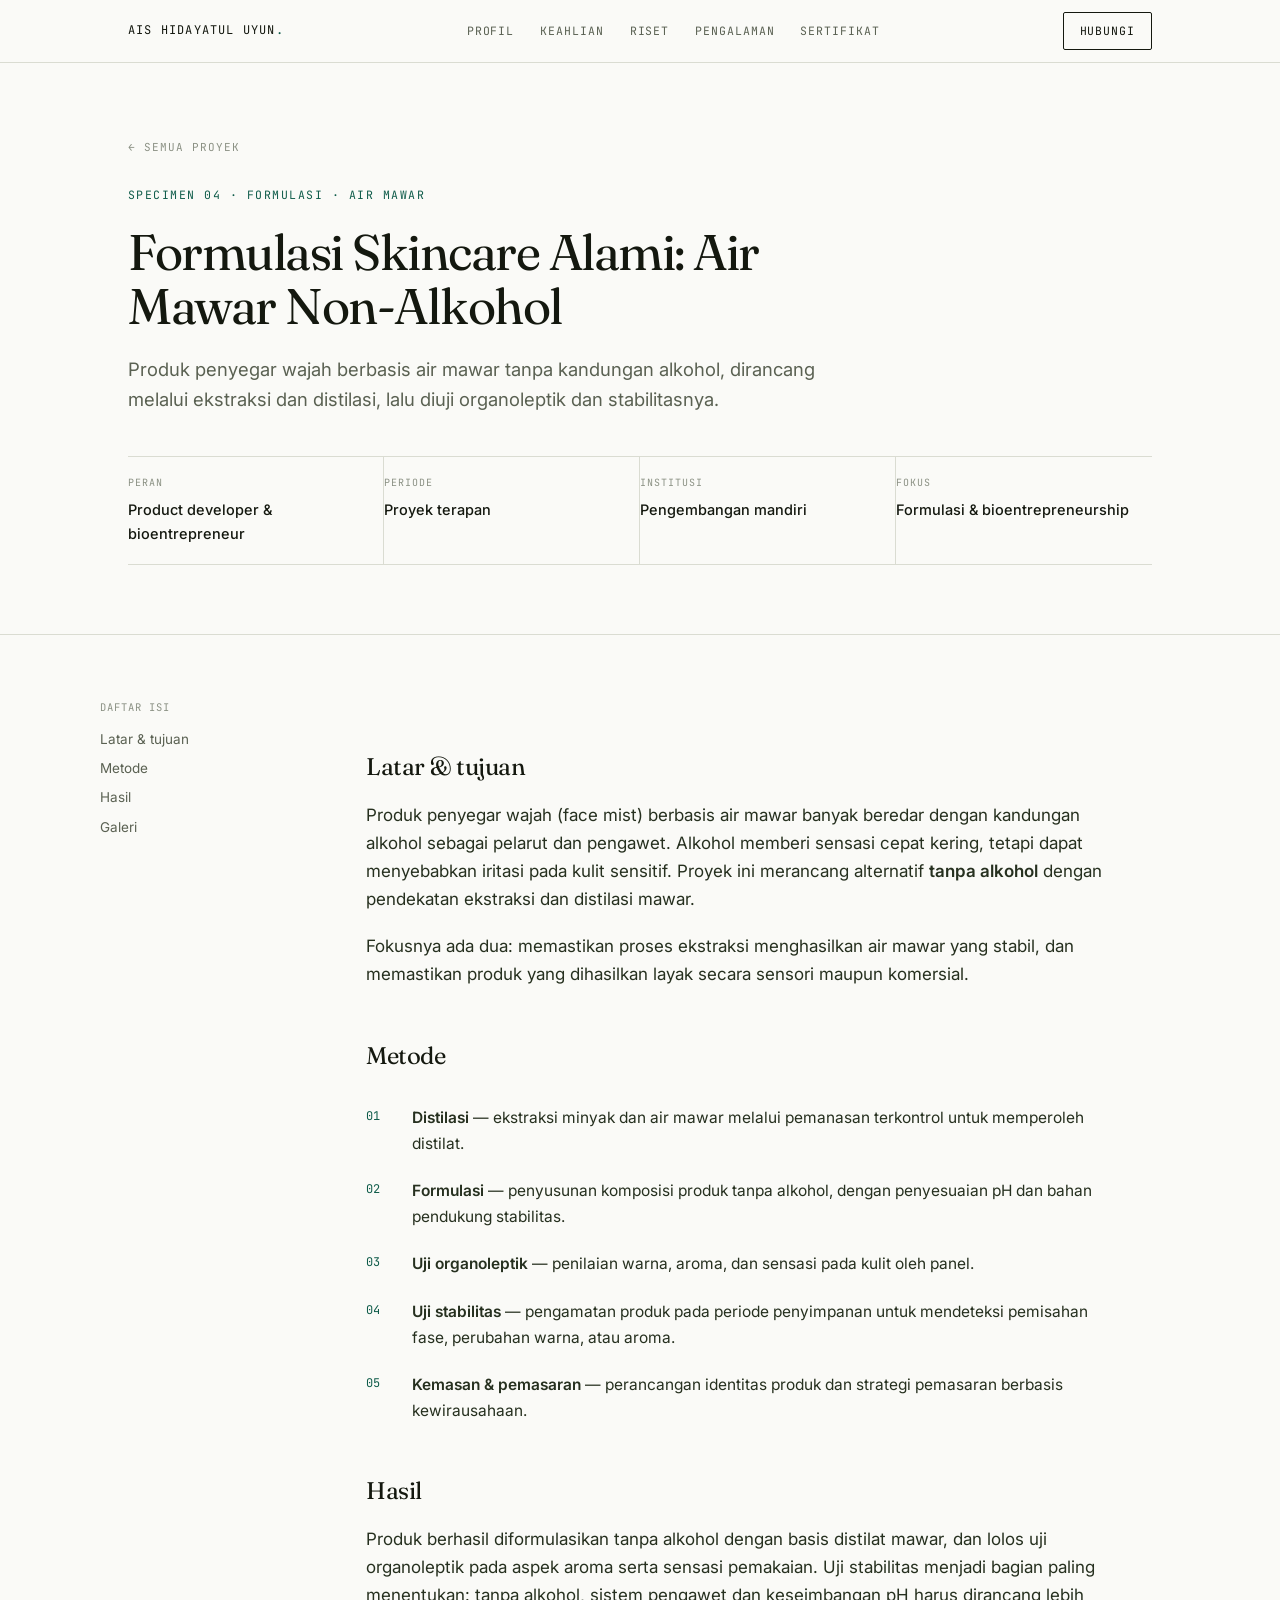
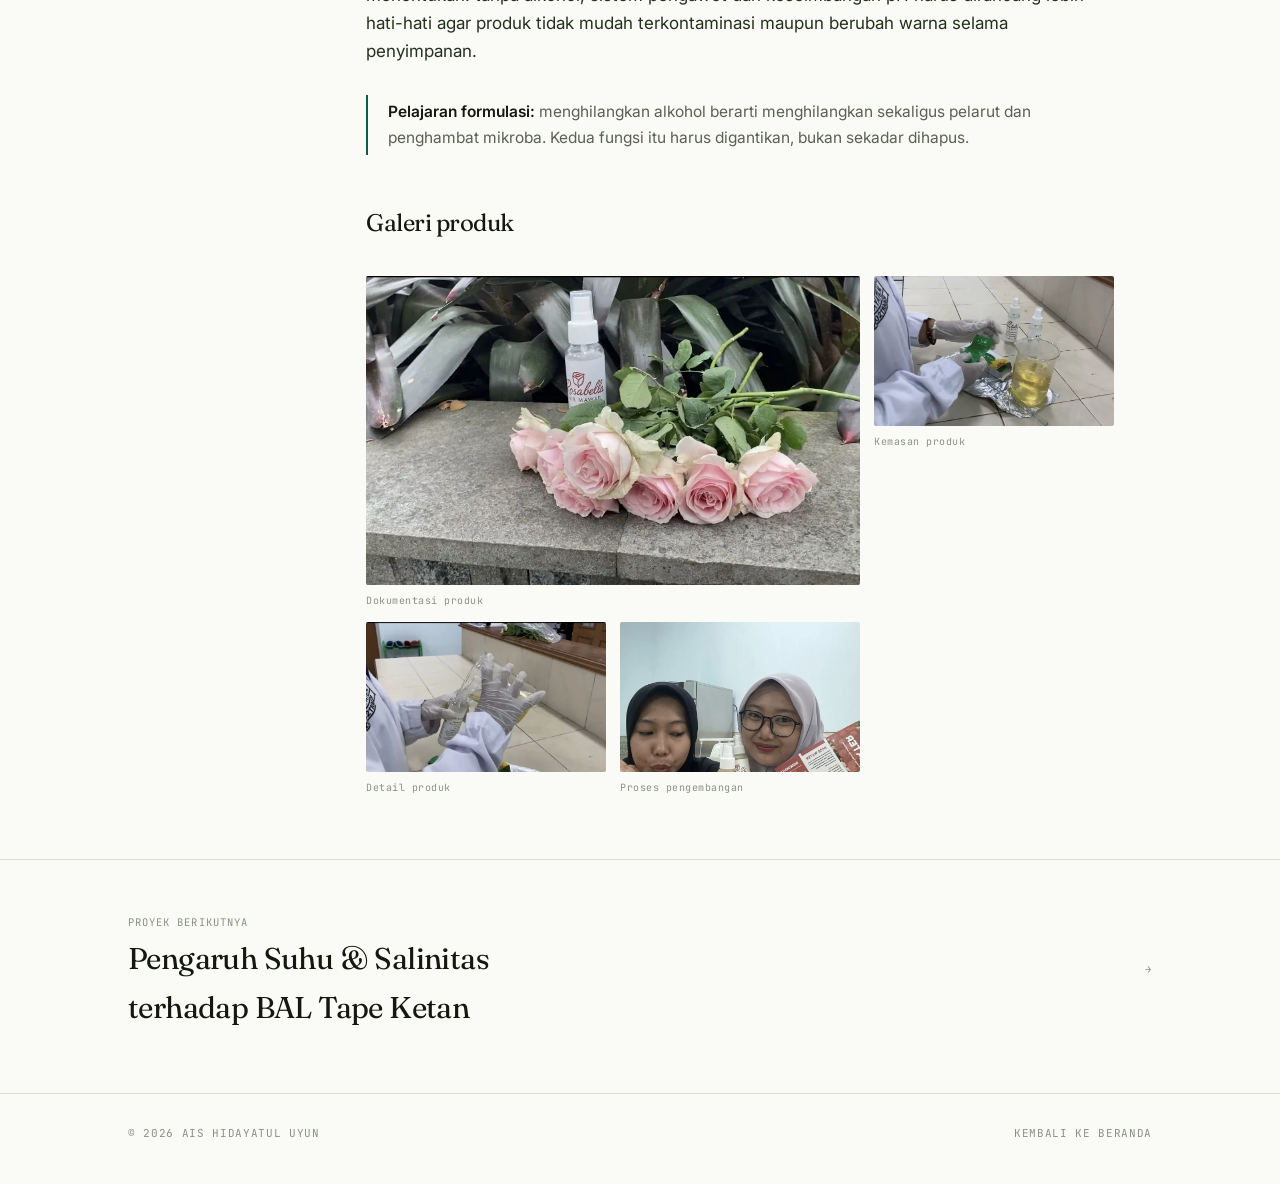
<file: project-airmawar.html>
<!DOCTYPE html>
<html lang="id">
<head>
<meta charset="UTF-8">
<meta name="viewport" content="width=device-width, initial-scale=1">
<title>Air Mawar Non-Alkohol: Formulasi & Uji Stabilitas — Ais Hidayatul Uyun</title>
<meta name="description" content="Perancangan produk penyegar wajah berbasis distilasi mawar tanpa alkohol, dilengkapi uji organoleptik, uji stabilitas, dan manajemen pemasaran.">
<meta name="theme-color" content="#FAFAF7">
<link rel="preconnect" href="https://fonts.googleapis.com">
<link rel="preconnect" href="https://fonts.gstatic.com" crossorigin>
<link href="https://fonts.googleapis.com/css2?family=Fraunces:ital,opsz,wght@0,9..144,300..700;1,9..144,300..600&family=Inter:wght@300;400;500;600&family=JetBrains+Mono:wght@400;500&display=swap" rel="stylesheet">
<link rel="stylesheet" href="assets/css/site.css">
<link rel="icon" href="data:image/svg+xml,%3Csvg xmlns='http://www.w3.org/2000/svg' viewBox='0 0 32 32'%3E%3Crect width='32' height='32' fill='%230F5C4A'/%3E%3Ctext x='16' y='22' font-family='Georgia,serif' font-size='16' fill='%23FAFAF7' text-anchor='middle'%3EA%3C/text%3E%3C/svg%3E">
</head>
<body>
<nav class="nav">
  <div class="wrap nav__inner">
    <a class="nav__brand" href="index.html">Ais Hidayatul Uyun<span>.</span></a>
    <div class="nav__links">
      <a href="index.html#profil">Profil</a>
      <a href="index.html#keahlian">Keahlian</a>
      <a href="index.html#riset">Riset</a>
      <a href="index.html#pengalaman">Pengalaman</a>
      <a href="index.html#sertifikat">Sertifikat</a>
    </div>
    <a class="nav__cta" href="index.html#kontak">Hubungi</a>
  </div>
</nav>

<header class="ph">
  <div class="wrap">
    <a class="ph__back" href="index.html#riset">&larr; Semua proyek</a>
    <span class="eyebrow">Specimen 04 · Formulasi · Air Mawar</span>
    <h1>Formulasi Skincare Alami: Air Mawar Non-Alkohol</h1>
    <p class="ph__lead">Produk penyegar wajah berbasis air mawar tanpa kandungan alkohol, dirancang melalui ekstraksi dan distilasi, lalu diuji organoleptik dan stabilitasnya.</p>
    <dl class="ph__meta">
      <div><dt>Peran</dt><dd>Product developer &amp; bioentrepreneur</dd></div>
      <div><dt>Periode</dt><dd>Proyek terapan</dd></div>
      <div><dt>Institusi</dt><dd>Pengembangan mandiri</dd></div>
      <div><dt>Fokus</dt><dd>Formulasi &amp; bioentrepreneurship</dd></div>
    </dl>
  </div>
</header>

<main>
<div class="wrap detail-grid">
  <aside class="detail-grid__aside">
    <h4>Daftar isi</h4>
    <ul>
      <li><a href="#latar">Latar &amp; tujuan</a></li>
      <li><a href="#metode">Metode</a></li>
      <li><a href="#hasil">Hasil</a></li>
      <li><a href="#galeri">Galeri</a></li>
    </ul>
  </aside>
  <article class="prose">
<h3 id="latar">Latar &amp; tujuan</h3>
<p>
  Produk penyegar wajah (face mist) berbasis air mawar banyak beredar dengan kandungan alkohol
  sebagai pelarut dan pengawet. Alkohol memberi sensasi cepat kering, tetapi dapat menyebabkan
  iritasi pada kulit sensitif. Proyek ini merancang alternatif <strong>tanpa alkohol</strong>
  dengan pendekatan ekstraksi dan distilasi mawar.
</p>
<p>
  Fokusnya ada dua: memastikan proses ekstraksi menghasilkan air mawar yang stabil, dan memastikan
  produk yang dihasilkan layak secara sensori maupun komersial.
</p>

<h3 id="metode">Metode</h3>
<ol class="steps">
  <li><strong>Distilasi</strong> — ekstraksi minyak dan air mawar melalui pemanasan terkontrol untuk memperoleh distilat.</li>
  <li><strong>Formulasi</strong> — penyusunan komposisi produk tanpa alkohol, dengan penyesuaian pH dan bahan pendukung stabilitas.</li>
  <li><strong>Uji organoleptik</strong> — penilaian warna, aroma, dan sensasi pada kulit oleh panel.</li>
  <li><strong>Uji stabilitas</strong> — pengamatan produk pada periode penyimpanan untuk mendeteksi pemisahan fase, perubahan warna, atau aroma.</li>
  <li><strong>Kemasan &amp; pemasaran</strong> — perancangan identitas produk dan strategi pemasaran berbasis kewirausahaan.</li>
</ol>

<h3 id="hasil">Hasil</h3>
<p>
  Produk berhasil diformulasikan tanpa alkohol dengan basis distilat mawar, dan lolos uji
  organoleptik pada aspek aroma serta sensasi pemakaian. Uji stabilitas menjadi bagian paling
  menentukan: tanpa alkohol, sistem pengawet dan keseimbangan pH harus dirancang lebih hati-hati
  agar produk tidak mudah terkontaminasi maupun berubah warna selama penyimpanan.
</p>

<div class="callout">
  <strong>Pelajaran formulasi:</strong> menghilangkan alkohol berarti menghilangkan sekaligus
  pelarut dan penghambat mikroba. Kedua fungsi itu harus digantikan, bukan sekadar dihapus.
</div>

<h3 id="galeri">Galeri produk</h3>
<div class="gallery">
  <figure class="g-wide"><img src="assets/img/rose-a.webp" loading="lazy" alt="Dokumentasi produk air mawar"><figcaption>Dokumentasi produk</figcaption></figure>
  <figure><img src="assets/img/rose-b.webp" loading="lazy" alt="Kemasan produk air mawar"><figcaption>Kemasan produk</figcaption></figure>
  <figure><img src="assets/img/rose-c.webp" loading="lazy" alt="Detail produk air mawar non-alkohol"><figcaption>Detail produk</figcaption></figure>
  <figure><img src="assets/img/rose-d.webp" loading="lazy" alt="Proses pengembangan produk"><figcaption>Proses pengembangan</figcaption></figure>
</div>

  </article>
</div>

<section class="next-project rule-top">
  <div class="wrap">
    <a href="project-tape.html">
      <div>
        <span>Proyek berikutnya</span>
        <h3>Pengaruh Suhu & Salinitas terhadap BAL Tape Ketan</h3>
      </div>
      <span aria-hidden="true">&rarr;</span>
    </a>
  </div>
</section>
</main>

<footer class="footer">
  <div class="wrap footer__inner">
    <p>&copy; 2026 Ais Hidayatul Uyun</p>
    <p><a href="index.html#kontak">Kembali ke beranda</a></p>
  </div>
</footer>

<script src="assets/js/site.js" defer></script>
</body>
</html>
</file>
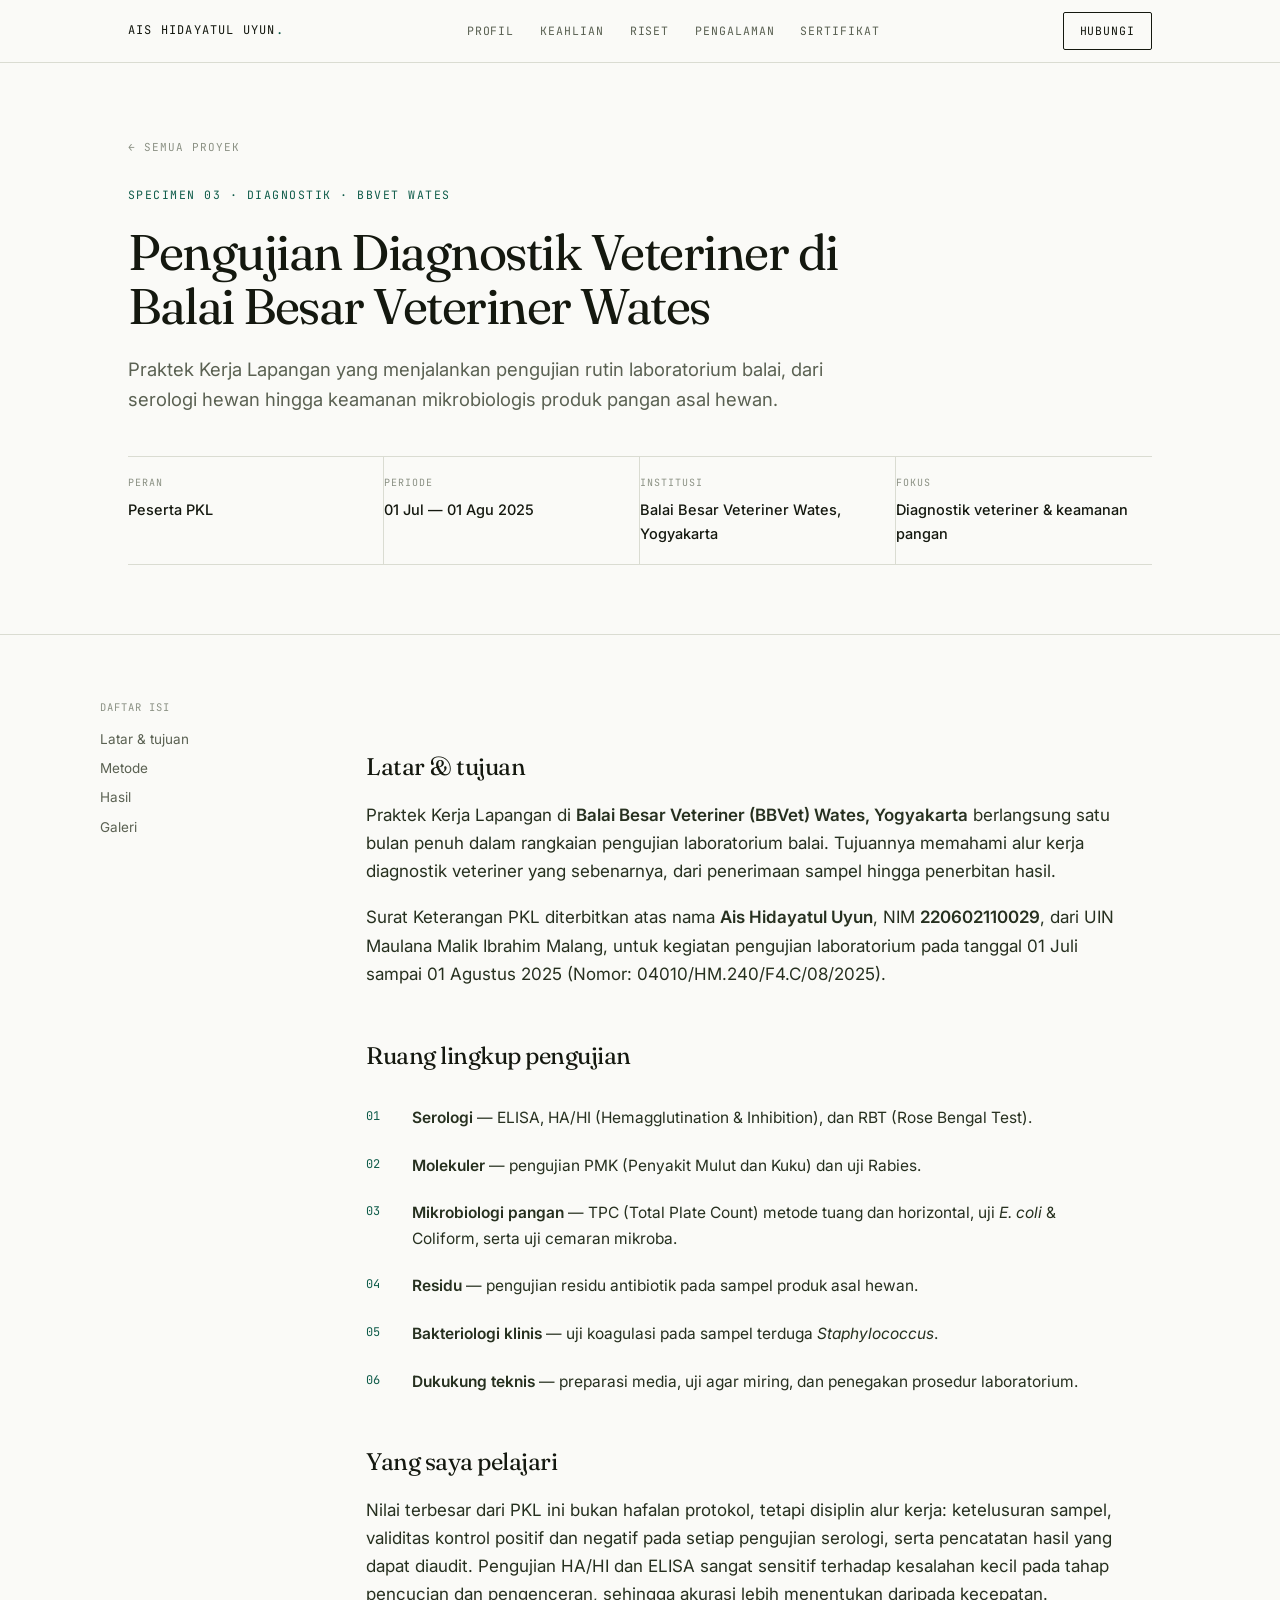
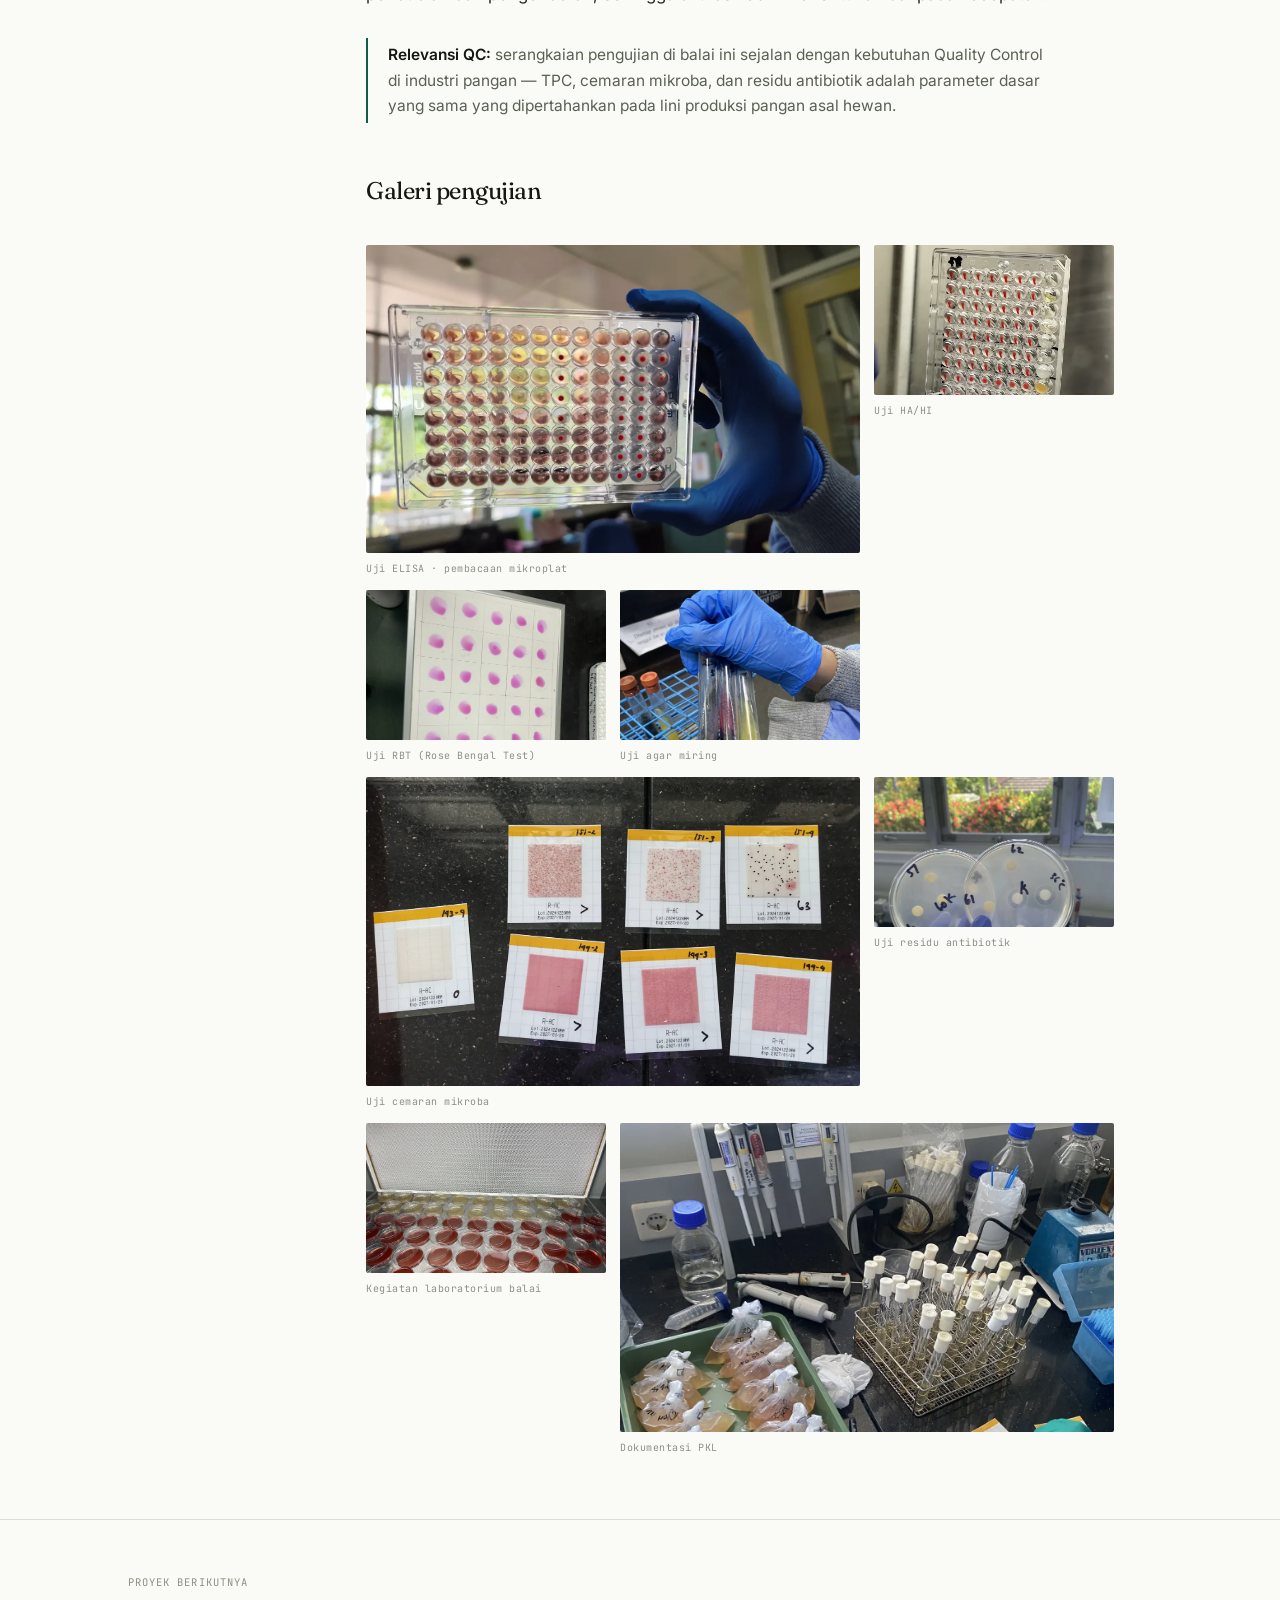
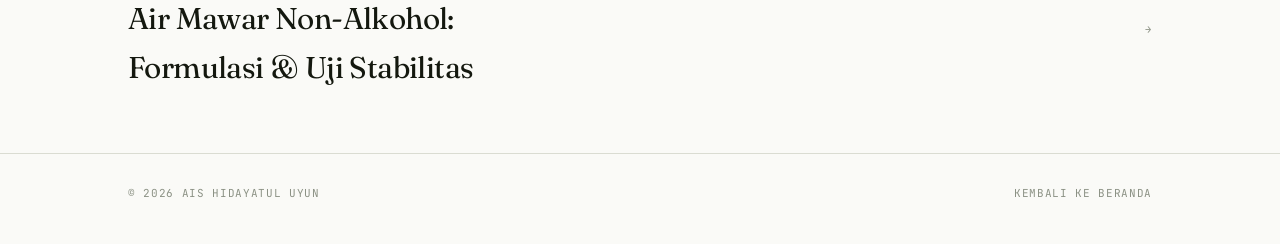
<file: project-diagnostik.html>
<!DOCTYPE html>
<html lang="id">
<head>
<meta charset="UTF-8">
<meta name="viewport" content="width=device-width, initial-scale=1">
<title>Pengujian Diagnostik Veteriner — BBVet Wates — Ais Hidayatul Uyun</title>
<meta name="description" content="Praktek Kerja Lapangan di Balai Besar Veteriner Wates: uji serologi, molekuler, mikrobiologi pangan, dan residu antibiotik.">
<meta name="theme-color" content="#FAFAF7">
<link rel="preconnect" href="https://fonts.googleapis.com">
<link rel="preconnect" href="https://fonts.gstatic.com" crossorigin>
<link href="https://fonts.googleapis.com/css2?family=Fraunces:ital,opsz,wght@0,9..144,300..700;1,9..144,300..600&family=Inter:wght@300;400;500;600&family=JetBrains+Mono:wght@400;500&display=swap" rel="stylesheet">
<link rel="stylesheet" href="assets/css/site.css">
<link rel="icon" href="data:image/svg+xml,%3Csvg xmlns='http://www.w3.org/2000/svg' viewBox='0 0 32 32'%3E%3Crect width='32' height='32' fill='%230F5C4A'/%3E%3Ctext x='16' y='22' font-family='Georgia,serif' font-size='16' fill='%23FAFAF7' text-anchor='middle'%3EA%3C/text%3E%3C/svg%3E">
</head>
<body>
<nav class="nav">
  <div class="wrap nav__inner">
    <a class="nav__brand" href="index.html">Ais Hidayatul Uyun<span>.</span></a>
    <div class="nav__links">
      <a href="index.html#profil">Profil</a>
      <a href="index.html#keahlian">Keahlian</a>
      <a href="index.html#riset">Riset</a>
      <a href="index.html#pengalaman">Pengalaman</a>
      <a href="index.html#sertifikat">Sertifikat</a>
    </div>
    <a class="nav__cta" href="index.html#kontak">Hubungi</a>
  </div>
</nav>

<header class="ph">
  <div class="wrap">
    <a class="ph__back" href="index.html#riset">&larr; Semua proyek</a>
    <span class="eyebrow">Specimen 03 · Diagnostik · BBVet Wates</span>
    <h1>Pengujian Diagnostik Veteriner di Balai Besar Veteriner Wates</h1>
    <p class="ph__lead">Praktek Kerja Lapangan yang menjalankan pengujian rutin laboratorium balai, dari serologi hewan hingga keamanan mikrobiologis produk pangan asal hewan.</p>
    <dl class="ph__meta">
      <div><dt>Peran</dt><dd>Peserta PKL</dd></div>
      <div><dt>Periode</dt><dd>01 Jul — 01 Agu 2025</dd></div>
      <div><dt>Institusi</dt><dd>Balai Besar Veteriner Wates, Yogyakarta</dd></div>
      <div><dt>Fokus</dt><dd>Diagnostik veteriner &amp; keamanan pangan</dd></div>
    </dl>
  </div>
</header>

<main>
<div class="wrap detail-grid">
  <aside class="detail-grid__aside">
    <h4>Daftar isi</h4>
    <ul>
      <li><a href="#latar">Latar &amp; tujuan</a></li>
      <li><a href="#metode">Metode</a></li>
      <li><a href="#hasil">Hasil</a></li>
      <li><a href="#galeri">Galeri</a></li>
    </ul>
  </aside>
  <article class="prose">
<h3 id="latar">Latar &amp; tujuan</h3>
<p>
  Praktek Kerja Lapangan di <strong>Balai Besar Veteriner (BBVet) Wates, Yogyakarta</strong>
  berlangsung satu bulan penuh dalam rangkaian pengujian laboratorium balai. Tujuannya memahami
  alur kerja diagnostik veteriner yang sebenarnya, dari penerimaan sampel hingga penerbitan hasil.
</p>
<p>
  Surat Keterangan PKL diterbitkan atas nama <strong>Ais Hidayatul Uyun</strong>, NIM
  <strong>220602110029</strong>, dari UIN Maulana Malik Ibrahim Malang, untuk kegiatan pengujian
  laboratorium pada tanggal 01 Juli sampai 01 Agustus 2025
  (Nomor: 04010/HM.240/F4.C/08/2025).
</p>

<h3 id="metode">Ruang lingkup pengujian</h3>
<ol class="steps">
  <li><strong>Serologi</strong> — ELISA, HA/HI (Hemagglutination &amp; Inhibition), dan RBT (Rose Bengal Test).</li>
  <li><strong>Molekuler</strong> — pengujian PMK (Penyakit Mulut dan Kuku) dan uji Rabies.</li>
  <li><strong>Mikrobiologi pangan</strong> — TPC (Total Plate Count) metode tuang dan horizontal, uji <em>E. coli</em> &amp; Coliform, serta uji cemaran mikroba.</li>
  <li><strong>Residu</strong> — pengujian residu antibiotik pada sampel produk asal hewan.</li>
  <li><strong>Bakteriologi klinis</strong> — uji koagulasi pada sampel terduga <em>Staphylococcus</em>.</li>
  <li><strong>Dukukung teknis</strong> — preparasi media, uji agar miring, dan penegakan prosedur laboratorium.</li>
</ol>

<h3 id="hasil">Yang saya pelajari</h3>
<p>
  Nilai terbesar dari PKL ini bukan hafalan protokol, tetapi disiplin alur kerja: ketelusuran
  sampel, validitas kontrol positif dan negatif pada setiap pengujian serologi, serta pencatatan
  hasil yang dapat diaudit. Pengujian HA/HI dan ELISA sangat sensitif terhadap kesalahan kecil pada
  tahap pencucian dan pengenceran, sehingga akurasi lebih menentukan daripada kecepatan.
</p>

<div class="callout">
  <strong>Relevansi QC:</strong> serangkaian pengujian di balai ini sejalan dengan kebutuhan
  Quality Control di industri pangan &mdash; TPC, cemaran mikroba, dan residu antibiotik adalah
  parameter dasar yang sama yang dipertahankan pada lini produksi pangan asal hewan.
</div>

<h3 id="galeri">Galeri pengujian</h3>
<div class="gallery">
  <figure class="g-wide"><img src="assets/img/pkl-a.webp" loading="lazy" alt="Pengujian ELISA"><figcaption>Uji ELISA · pembacaan mikroplat</figcaption></figure>
  <figure><img src="assets/img/pkl-b.webp" loading="lazy" alt="Pengujian HA HI"><figcaption>Uji HA/HI</figcaption></figure>
  <figure><img src="assets/img/pkl-c.webp" loading="lazy" alt="Pengujian RBT"><figcaption>Uji RBT (Rose Bengal Test)</figcaption></figure>
  <figure><img src="assets/img/pkl-d.webp" loading="lazy" alt="Uji agar miring"><figcaption>Uji agar miring</figcaption></figure>
  <figure class="g-wide"><img src="assets/img/pkl-e.webp" loading="lazy" alt="Uji cemaran mikroba"><figcaption>Uji cemaran mikroba</figcaption></figure>
  <figure><img src="assets/img/pkl-f.webp" loading="lazy" alt="Uji residu antibiotik"><figcaption>Uji residu antibiotik</figcaption></figure>
  <figure><img src="assets/img/pkl-g.webp" loading="lazy" alt="Kegiatan laboratorium BBVet"><figcaption>Kegiatan laboratorium balai</figcaption></figure>
  <figure class="g-wide"><img src="assets/img/pkl-h.webp" loading="lazy" alt="Dokumentasi PKL di BBVet Wates"><figcaption>Dokumentasi PKL</figcaption></figure>
</div>

  </article>
</div>

<section class="next-project rule-top">
  <div class="wrap">
    <a href="project-airmawar.html">
      <div>
        <span>Proyek berikutnya</span>
        <h3>Air Mawar Non-Alkohol: Formulasi & Uji Stabilitas</h3>
      </div>
      <span aria-hidden="true">&rarr;</span>
    </a>
  </div>
</section>
</main>

<footer class="footer">
  <div class="wrap footer__inner">
    <p>&copy; 2026 Ais Hidayatul Uyun</p>
    <p><a href="index.html#kontak">Kembali ke beranda</a></p>
  </div>
</footer>

<script src="assets/js/site.js" defer></script>
</body>
</html>
</file>
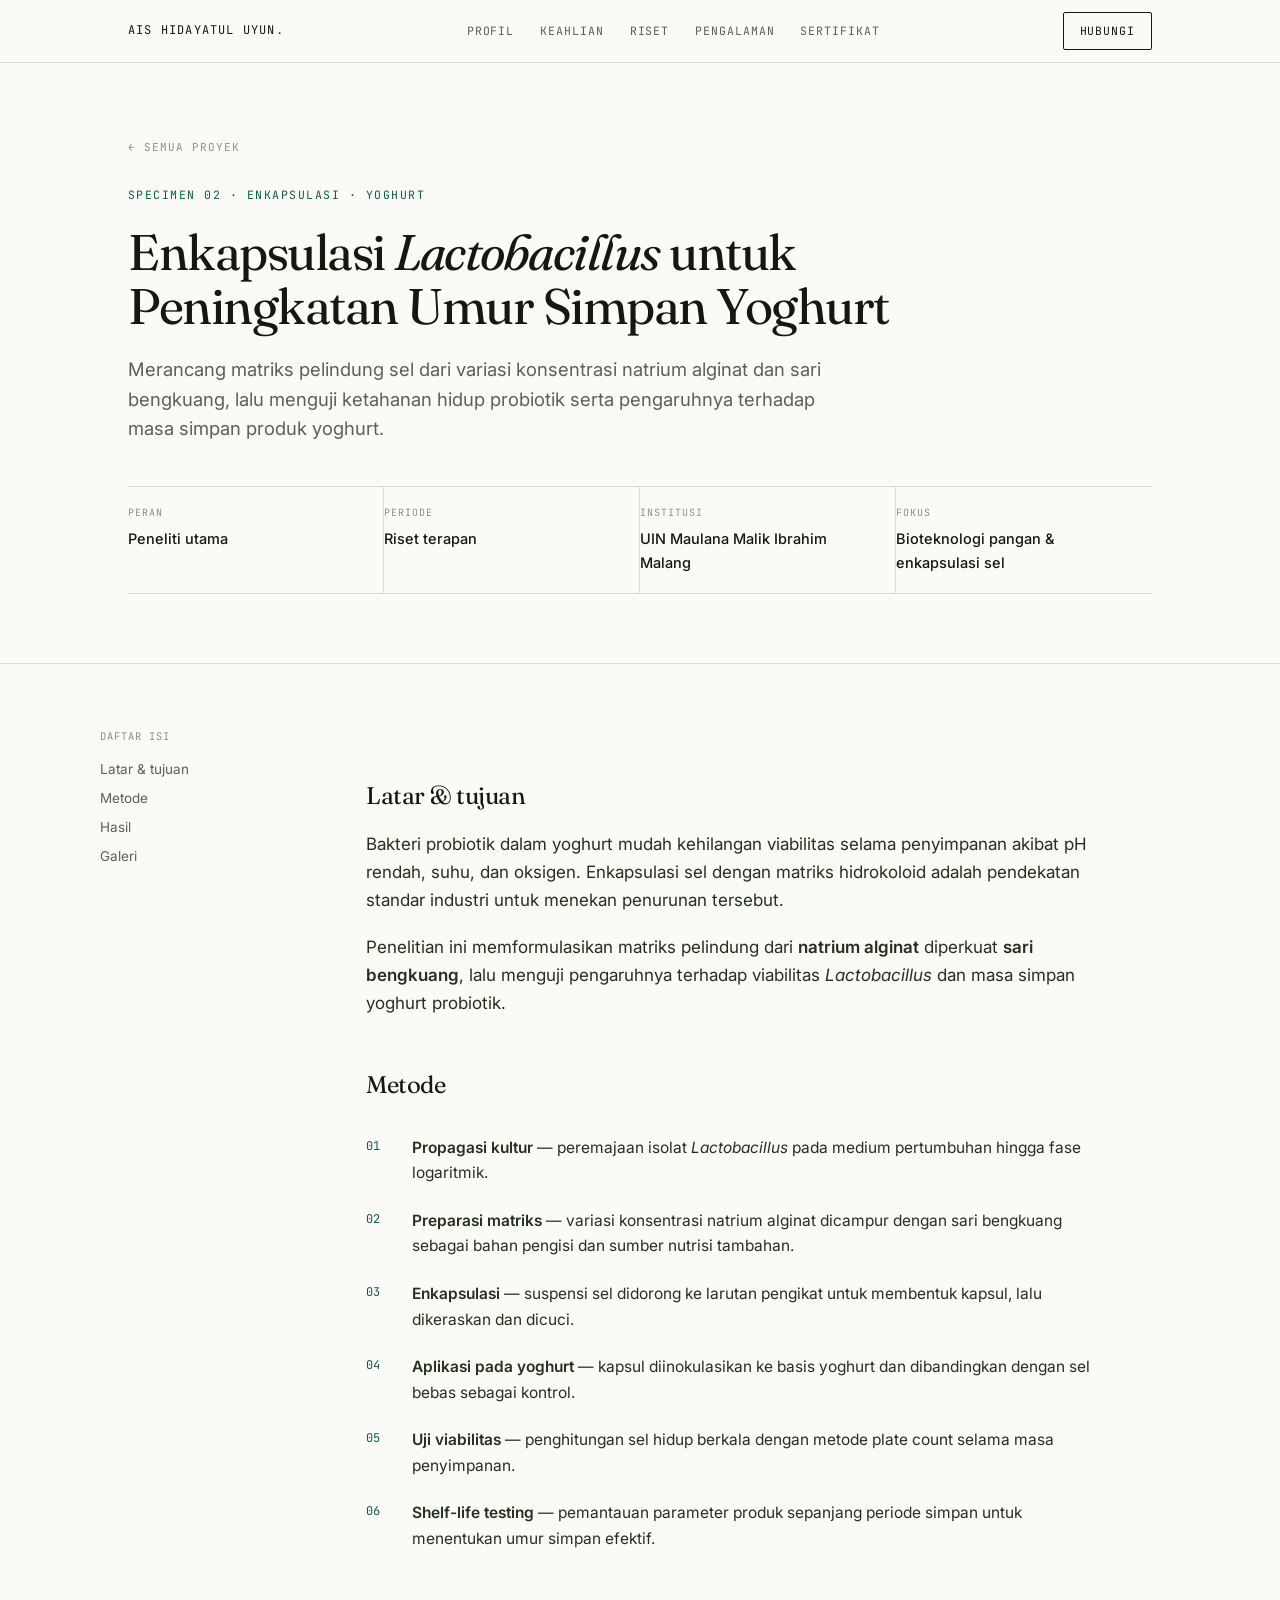
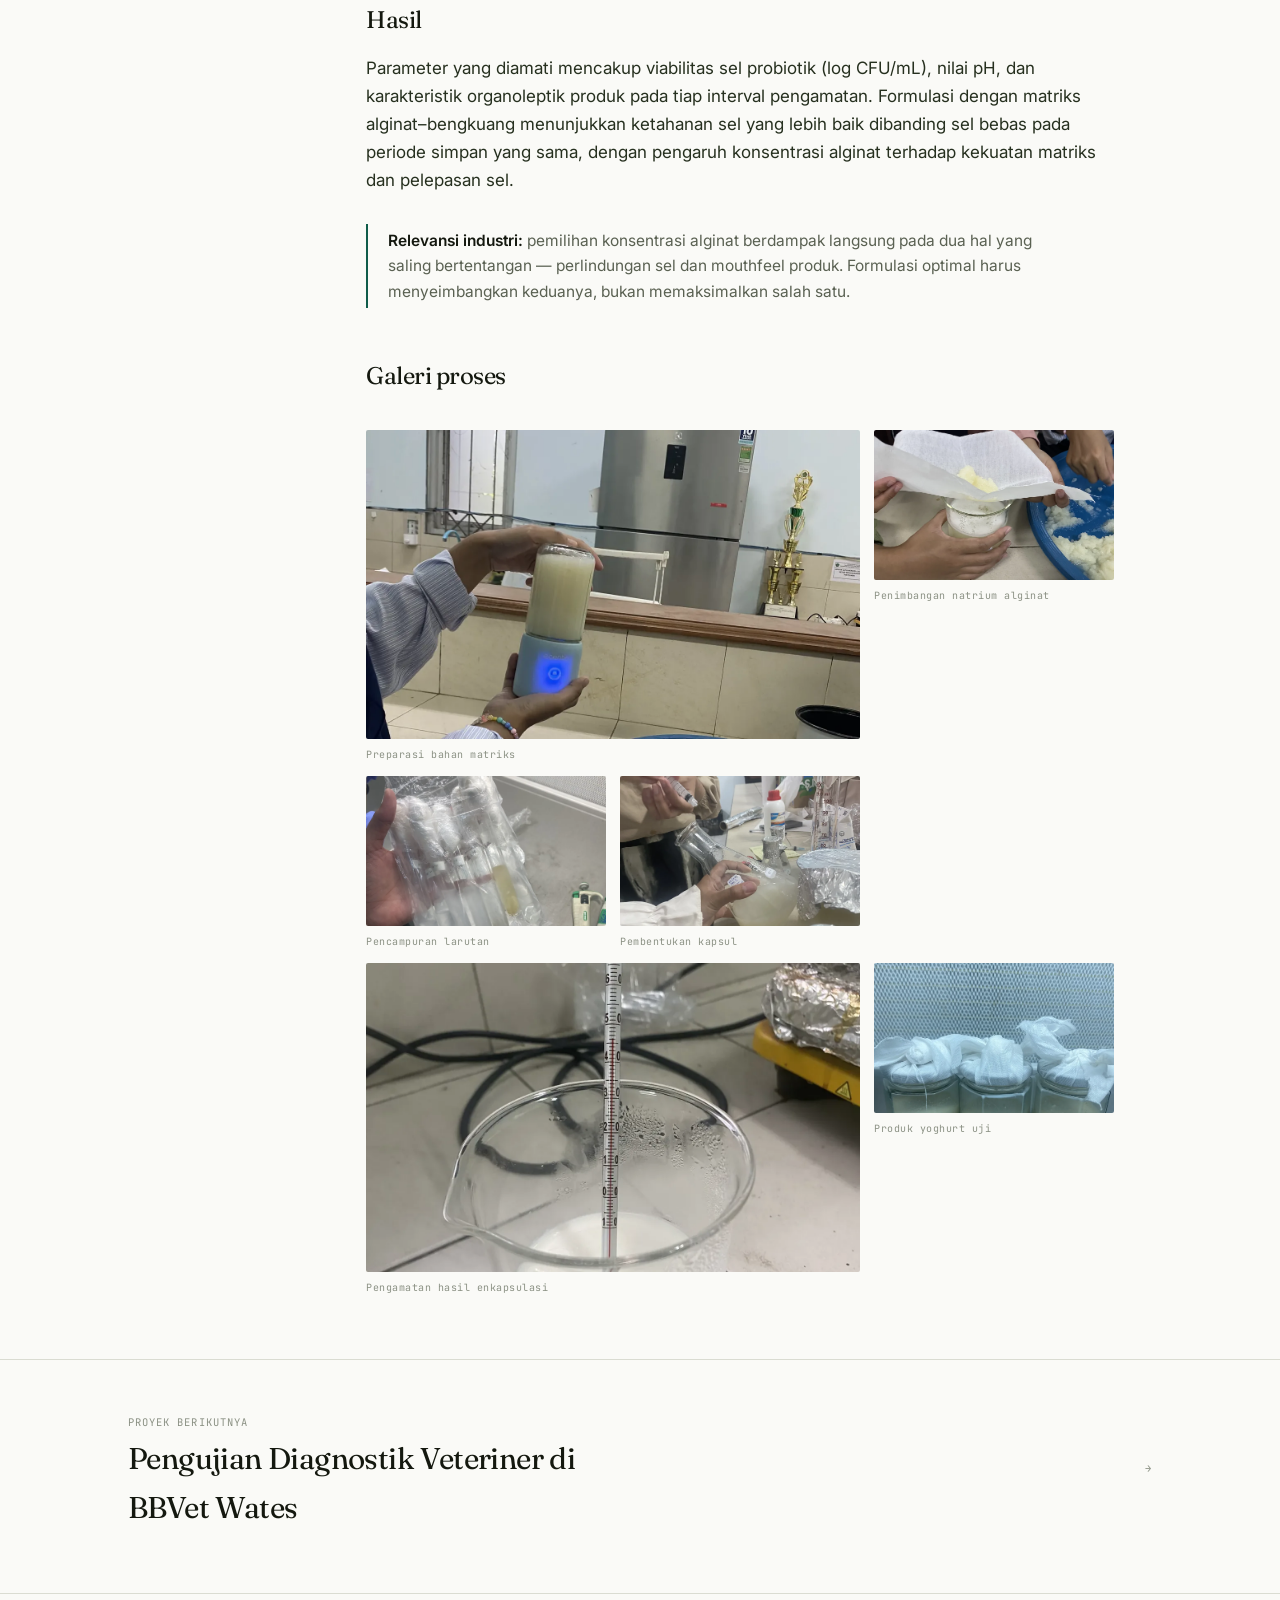
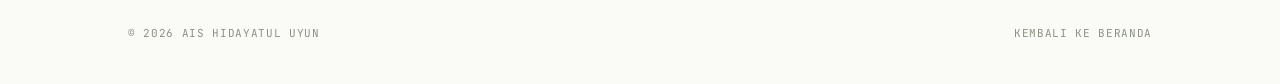
<file: project-enkapsulasi.html>
<!DOCTYPE html>
<html lang="id">
<head>
<meta charset="UTF-8">
<meta name="viewport" content="width=device-width, initial-scale=1">
<title>Enkapsulasi Lactobacillus untuk Umur Simpan Yoghurt — Ais Hidayatul Uyun</title>
<meta name="description" content="Formulasi matriks natrium alginat dan sari bengkuang untuk melindungi sel probiotik, diuji melalui viabilitas BAL dan shelf-life yoghurt.">
<meta name="theme-color" content="#FAFAF7">
<link rel="preconnect" href="https://fonts.googleapis.com">
<link rel="preconnect" href="https://fonts.gstatic.com" crossorigin>
<link href="https://fonts.googleapis.com/css2?family=Fraunces:ital,opsz,wght@0,9..144,300..700;1,9..144,300..600&family=Inter:wght@300;400;500;600&family=JetBrains+Mono:wght@400;500&display=swap" rel="stylesheet">
<link rel="stylesheet" href="assets/css/site.css">
<link rel="icon" href="data:image/svg+xml,%3Csvg xmlns='http://www.w3.org/2000/svg' viewBox='0 0 32 32'%3E%3Crect width='32' height='32' fill='%230F5C4A'/%3E%3Ctext x='16' y='22' font-family='Georgia,serif' font-size='16' fill='%23FAFAF7' text-anchor='middle'%3EA%3C/text%3E%3C/svg%3E">
</head>
<body>
<nav class="nav">
  <div class="wrap nav__inner">
    <a class="nav__brand" href="index.html">Ais Hidayatul Uyun<span>.</span></a>
    <div class="nav__links">
      <a href="index.html#profil">Profil</a>
      <a href="index.html#keahlian">Keahlian</a>
      <a href="index.html#riset">Riset</a>
      <a href="index.html#pengalaman">Pengalaman</a>
      <a href="index.html#sertifikat">Sertifikat</a>
    </div>
    <a class="nav__cta" href="index.html#kontak">Hubungi</a>
  </div>
</nav>

<header class="ph">
  <div class="wrap">
    <a class="ph__back" href="index.html#riset">&larr; Semua proyek</a>
    <span class="eyebrow">Specimen 02 · Enkapsulasi · Yoghurt</span>
    <h1>Enkapsulasi <em>Lactobacillus</em> untuk Peningkatan Umur Simpan Yoghurt</h1>
    <p class="ph__lead">Merancang matriks pelindung sel dari variasi konsentrasi natrium alginat dan sari bengkuang, lalu menguji ketahanan hidup probiotik serta pengaruhnya terhadap masa simpan produk yoghurt.</p>
    <dl class="ph__meta">
      <div><dt>Peran</dt><dd>Peneliti utama</dd></div>
      <div><dt>Periode</dt><dd>Riset terapan</dd></div>
      <div><dt>Institusi</dt><dd>UIN Maulana Malik Ibrahim Malang</dd></div>
      <div><dt>Fokus</dt><dd>Bioteknologi pangan &amp; enkapsulasi sel</dd></div>
    </dl>
  </div>
</header>

<main>
<div class="wrap detail-grid">
  <aside class="detail-grid__aside">
    <h4>Daftar isi</h4>
    <ul>
      <li><a href="#latar">Latar &amp; tujuan</a></li>
      <li><a href="#metode">Metode</a></li>
      <li><a href="#hasil">Hasil</a></li>
      <li><a href="#galeri">Galeri</a></li>
    </ul>
  </aside>
  <article class="prose">
<h3 id="latar">Latar &amp; tujuan</h3>
<p>
  Bakteri probiotik dalam yoghurt mudah kehilangan viabilitas selama penyimpanan akibat pH rendah,
  suhu, dan oksigen. Enkapsulasi sel dengan matriks hidrokoloid adalah pendekatan standar industri
  untuk menekan penurunan tersebut.
</p>
<p>
  Penelitian ini memformulasikan matriks pelindung dari <strong>natrium alginat</strong> diperkuat
  <strong>sari bengkuang</strong>, lalu menguji pengaruhnya terhadap viabilitas <em>Lactobacillus</em>
  dan masa simpan yoghurt probiotik.
</p>

<h3 id="metode">Metode</h3>
<ol class="steps">
  <li><strong>Propagasi kultur</strong> — peremajaan isolat <em>Lactobacillus</em> pada medium pertumbuhan hingga fase logaritmik.</li>
  <li><strong>Preparasi matriks</strong> — variasi konsentrasi natrium alginat dicampur dengan sari bengkuang sebagai bahan pengisi dan sumber nutrisi tambahan.</li>
  <li><strong>Enkapsulasi</strong> — suspensi sel didorong ke larutan pengikat untuk membentuk kapsul, lalu dikeraskan dan dicuci.</li>
  <li><strong>Aplikasi pada yoghurt</strong> — kapsul diinokulasikan ke basis yoghurt dan dibandingkan dengan sel bebas sebagai kontrol.</li>
  <li><strong>Uji viabilitas</strong> — penghitungan sel hidup berkala dengan metode plate count selama masa penyimpanan.</li>
  <li><strong>Shelf-life testing</strong> — pemantauan parameter produk sepanjang periode simpan untuk menentukan umur simpan efektif.</li>
</ol>

<h3 id="hasil">Hasil</h3>
<p>
  Parameter yang diamati mencakup viabilitas sel probiotik (log CFU/mL), nilai pH, dan karakteristik
  organoleptik produk pada tiap interval pengamatan. Formulasi dengan matriks alginat&ndash;bengkuang
  menunjukkan ketahanan sel yang lebih baik dibanding sel bebas pada periode simpan yang sama,
  dengan pengaruh konsentrasi alginat terhadap kekuatan matriks dan pelepasan sel.
</p>

<div class="callout">
  <strong>Relevansi industri:</strong> pemilihan konsentrasi alginat berdampak langsung pada dua hal
  yang saling bertentangan &mdash; perlindungan sel dan mouthfeel produk. Formulasi optimal harus
  menyeimbangkan keduanya, bukan memaksimalkan salah satu.
</div>

<h3 id="galeri">Galeri proses</h3>
<div class="gallery">
  <figure class="g-wide"><img src="assets/img/enk-a.webp" loading="lazy" alt="Persiapan bahan formulasi enkapsulasi"><figcaption>Preparasi bahan matriks</figcaption></figure>
  <figure><img src="assets/img/enk-b.webp" loading="lazy" alt="Penimbangan bahan untuk formulasi"><figcaption>Penimbangan natrium alginat</figcaption></figure>
  <figure><img src="assets/img/enk-c.webp" loading="lazy" alt="Proses pencampuran larutan"><figcaption>Pencampuran larutan</figcaption></figure>
  <figure><img src="assets/img/enk-d.webp" loading="lazy" alt="Pembentukan kapsul probiotik"><figcaption>Pembentukan kapsul</figcaption></figure>
  <figure class="g-wide"><img src="assets/img/enk-e.webp" loading="lazy" alt="Pengamatan hasil enkapsulasi"><figcaption>Pengamatan hasil enkapsulasi</figcaption></figure>
  <figure><img src="assets/img/enk-f.webp" loading="lazy" alt="Produk yoghurt hasil aplikasi kapsul"><figcaption>Produk yoghurt uji</figcaption></figure>
</div>

  </article>
</div>

<section class="next-project rule-top">
  <div class="wrap">
    <a href="project-diagnostik.html">
      <div>
        <span>Proyek berikutnya</span>
        <h3>Pengujian Diagnostik Veteriner di BBVet Wates</h3>
      </div>
      <span aria-hidden="true">&rarr;</span>
    </a>
  </div>
</section>
</main>

<footer class="footer">
  <div class="wrap footer__inner">
    <p>&copy; 2026 Ais Hidayatul Uyun</p>
    <p><a href="index.html#kontak">Kembali ke beranda</a></p>
  </div>
</footer>

<script src="assets/js/site.js" defer></script>
</body>
</html>
</file>
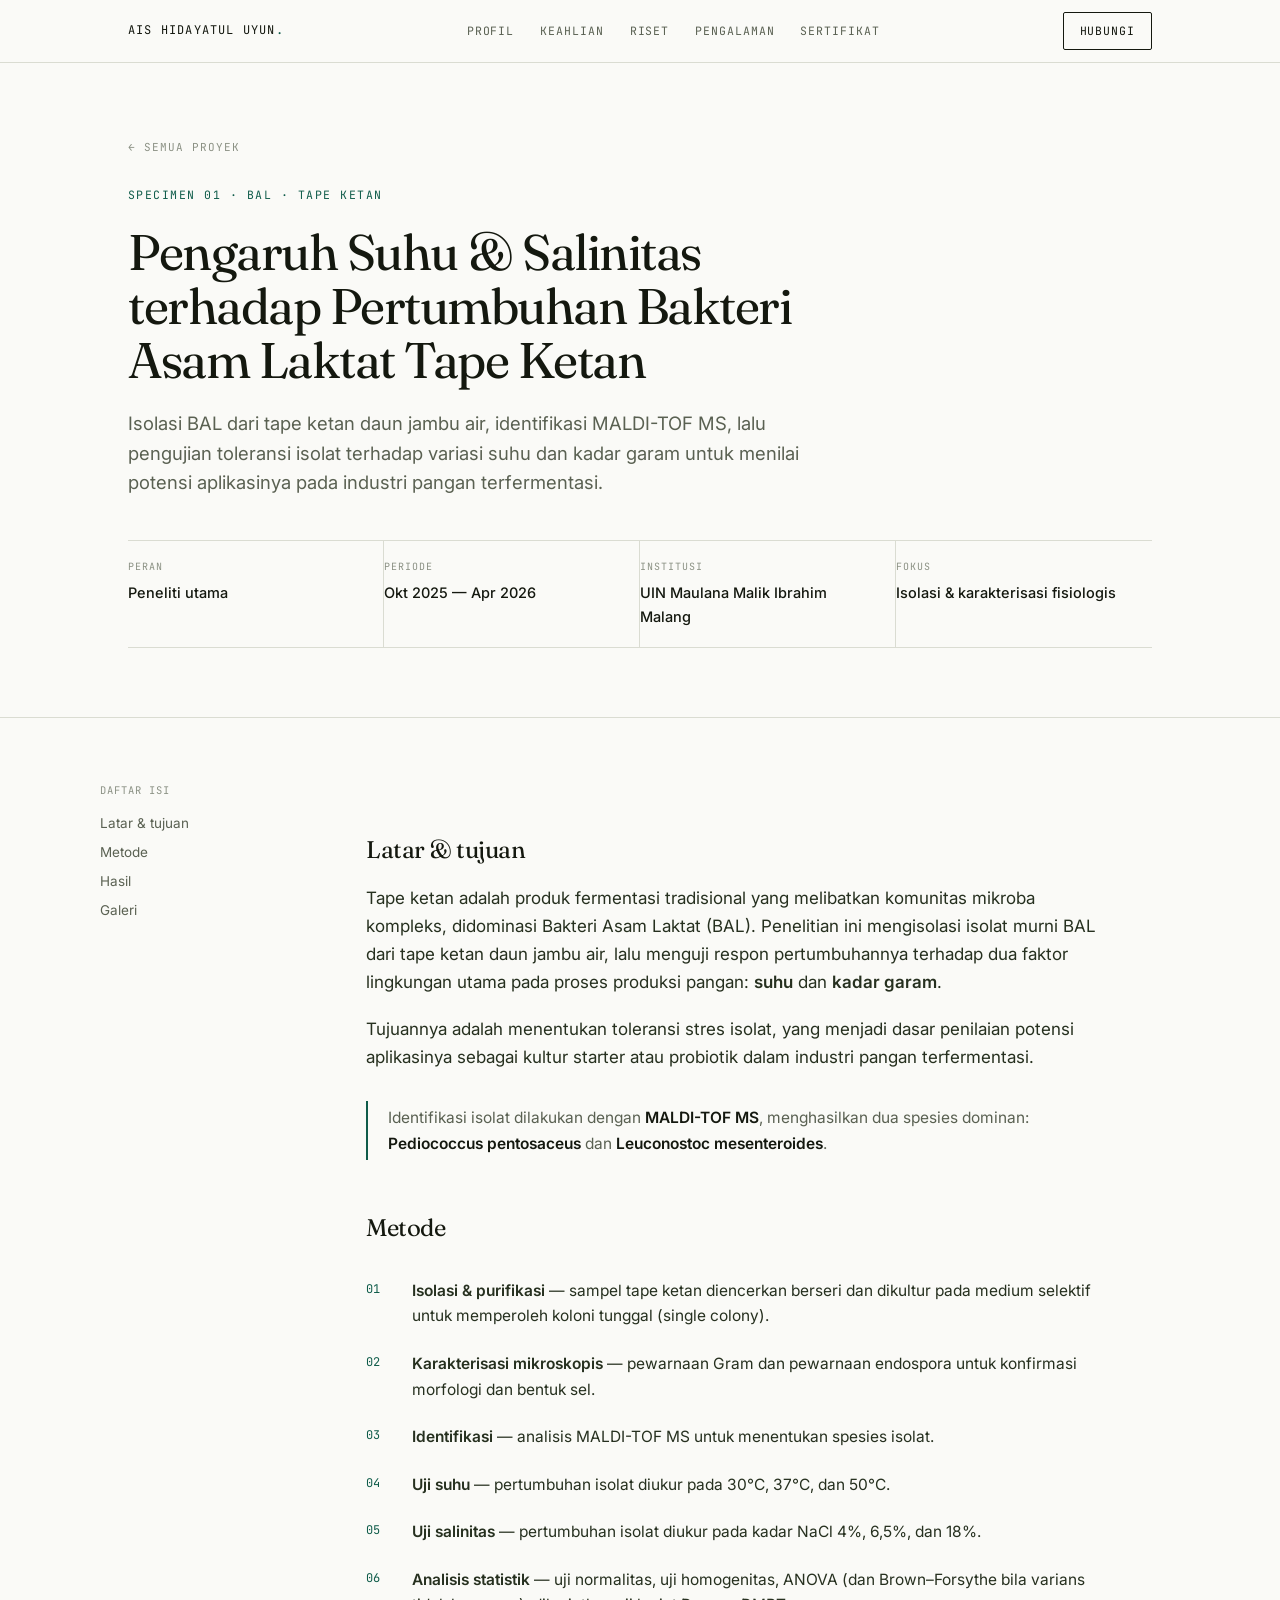
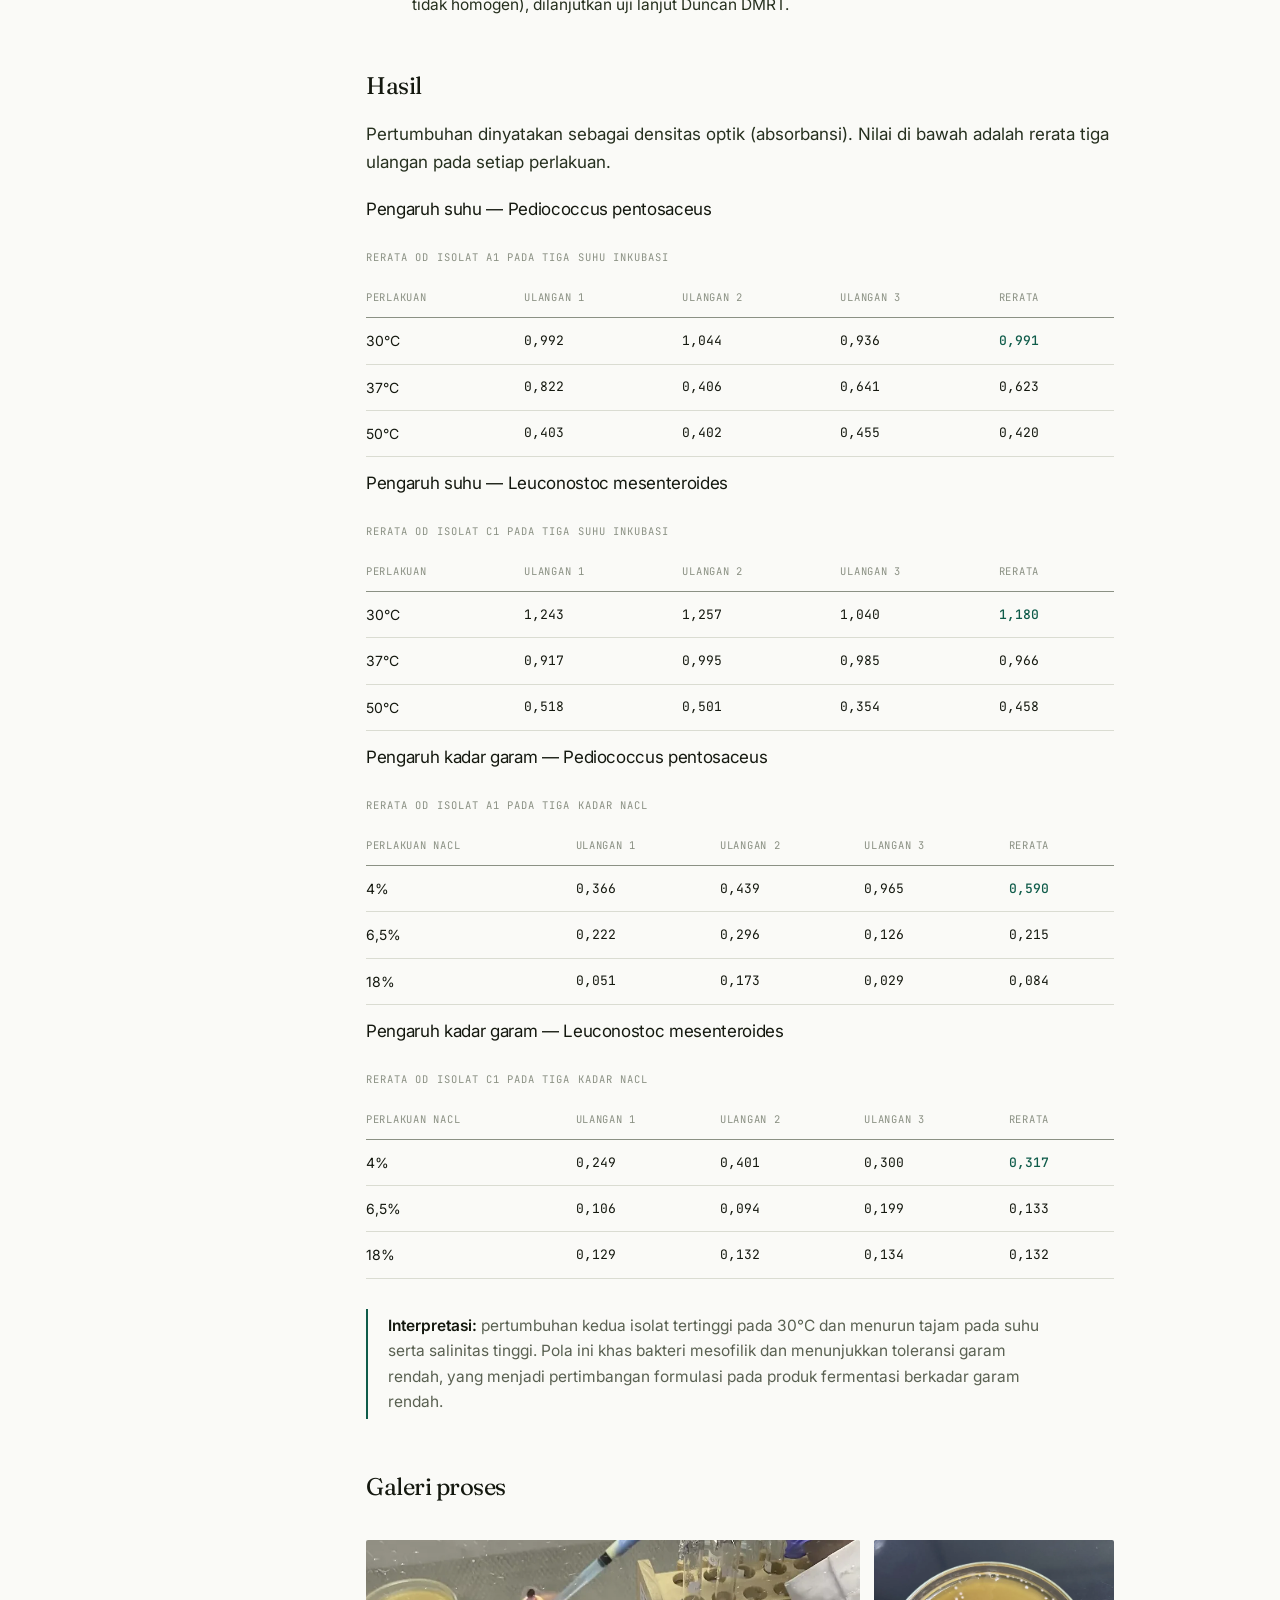
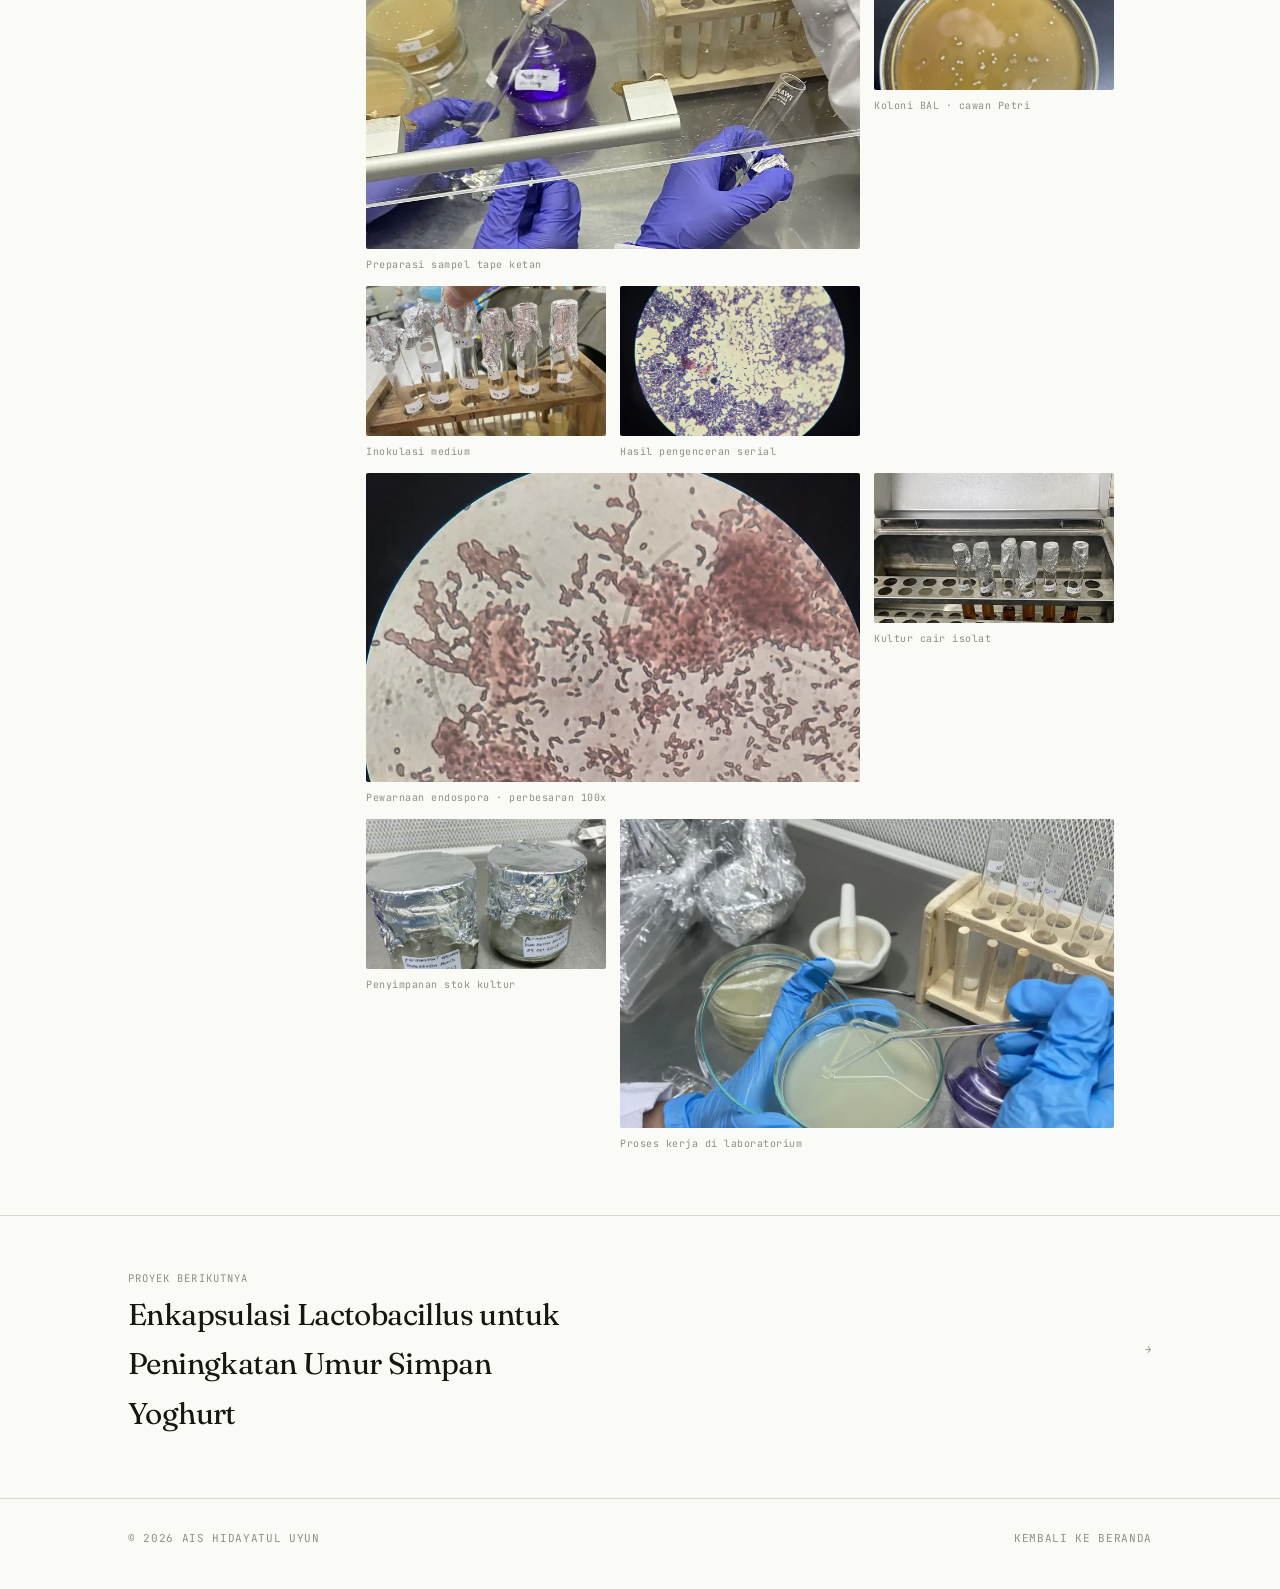
<file: project-tape.html>
<!DOCTYPE html>
<html lang="id">
<head>
<meta charset="UTF-8">
<meta name="viewport" content="width=device-width, initial-scale=1">
<title>Pengaruh Suhu & Salinitas terhadap BAL Tape Ketan — Ais Hidayatul Uyun</title>
<meta name="description" content="Isolasi dan karakterisasi Bakteri Asam Laktat dari tape ketan, uji toleransi suhu dan salinitas dengan ANOVA dan Duncan DMRT.">
<meta name="theme-color" content="#FAFAF7">
<link rel="preconnect" href="https://fonts.googleapis.com">
<link rel="preconnect" href="https://fonts.gstatic.com" crossorigin>
<link href="https://fonts.googleapis.com/css2?family=Fraunces:ital,opsz,wght@0,9..144,300..700;1,9..144,300..600&family=Inter:wght@300;400;500;600&family=JetBrains+Mono:wght@400;500&display=swap" rel="stylesheet">
<link rel="stylesheet" href="assets/css/site.css">
<link rel="icon" href="data:image/svg+xml,%3Csvg xmlns='http://www.w3.org/2000/svg' viewBox='0 0 32 32'%3E%3Crect width='32' height='32' fill='%230F5C4A'/%3E%3Ctext x='16' y='22' font-family='Georgia,serif' font-size='16' fill='%23FAFAF7' text-anchor='middle'%3EA%3C/text%3E%3C/svg%3E">
</head>
<body>
<nav class="nav">
  <div class="wrap nav__inner">
    <a class="nav__brand" href="index.html">Ais Hidayatul Uyun<span>.</span></a>
    <div class="nav__links">
      <a href="index.html#profil">Profil</a>
      <a href="index.html#keahlian">Keahlian</a>
      <a href="index.html#riset">Riset</a>
      <a href="index.html#pengalaman">Pengalaman</a>
      <a href="index.html#sertifikat">Sertifikat</a>
    </div>
    <a class="nav__cta" href="index.html#kontak">Hubungi</a>
  </div>
</nav>

<header class="ph">
  <div class="wrap">
    <a class="ph__back" href="index.html#riset">&larr; Semua proyek</a>
    <span class="eyebrow">Specimen 01 · BAL · Tape Ketan</span>
    <h1>Pengaruh Suhu &amp; Salinitas terhadap Pertumbuhan Bakteri Asam Laktat Tape Ketan</h1>
    <p class="ph__lead">Isolasi BAL dari tape ketan daun jambu air, identifikasi MALDI-TOF MS, lalu pengujian toleransi isolat terhadap variasi suhu dan kadar garam untuk menilai potensi aplikasinya pada industri pangan terfermentasi.</p>
    <dl class="ph__meta">
      <div><dt>Peran</dt><dd>Peneliti utama</dd></div>
      <div><dt>Periode</dt><dd>Okt 2025 — Apr 2026</dd></div>
      <div><dt>Institusi</dt><dd>UIN Maulana Malik Ibrahim Malang</dd></div>
      <div><dt>Fokus</dt><dd>Isolasi &amp; karakterisasi fisiologis</dd></div>
    </dl>
  </div>
</header>

<main>
<div class="wrap detail-grid">
  <aside class="detail-grid__aside">
    <h4>Daftar isi</h4>
    <ul>
      <li><a href="#latar">Latar &amp; tujuan</a></li>
      <li><a href="#metode">Metode</a></li>
      <li><a href="#hasil">Hasil</a></li>
      <li><a href="#galeri">Galeri</a></li>
    </ul>
  </aside>
  <article class="prose">
<h3 id="latar">Latar &amp; tujuan</h3>

<p>
  Tape ketan adalah produk fermentasi tradisional yang melibatkan komunitas mikroba kompleks,
  didominasi Bakteri Asam Laktat (BAL). Penelitian ini mengisolasi isolat murni BAL dari tape ketan
  daun jambu air, lalu menguji respon pertumbuhannya terhadap dua faktor lingkungan utama pada
  proses produksi pangan: <strong>suhu</strong> dan <strong>kadar garam</strong>.
</p>
<p>
  Tujuannya adalah menentukan toleransi stres isolat, yang menjadi dasar penilaian potensi
  aplikasinya sebagai kultur starter atau probiotik dalam industri pangan terfermentasi.
</p>

<div class="callout">
  Identifikasi isolat dilakukan dengan <strong>MALDI-TOF MS</strong>, menghasilkan dua spesies dominan:
  <strong>Pediococcus pentosaceus</strong> dan <strong>Leuconostoc mesenteroides</strong>.
</div>

<h3 id="metode">Metode</h3>
<ol class="steps">
  <li><strong>Isolasi &amp; purifikasi</strong> — sampel tape ketan diencerkan berseri dan dikultur pada medium selektif untuk memperoleh koloni tunggal (single colony).</li>
  <li><strong>Karakterisasi mikroskopis</strong> — pewarnaan Gram dan pewarnaan endospora untuk konfirmasi morfologi dan bentuk sel.</li>
  <li><strong>Identifikasi</strong> — analisis MALDI-TOF MS untuk menentukan spesies isolat.</li>
  <li><strong>Uji suhu</strong> — pertumbuhan isolat diukur pada 30&deg;C, 37&deg;C, dan 50&deg;C.</li>
  <li><strong>Uji salinitas</strong> — pertumbuhan isolat diukur pada kadar NaCl 4%, 6,5%, dan 18%.</li>
  <li><strong>Analisis statistik</strong> — uji normalitas, uji homogenitas, ANOVA (dan Brown&ndash;Forsythe bila varians tidak homogen), dilanjutkan uji lanjut Duncan DMRT.</li>
</ol>

<h3 id="hasil">Hasil</h3>
<p>
  Pertumbuhan dinyatakan sebagai densitas optik (absorbansi). Nilai di bawah adalah rerata tiga
  ulangan pada setiap perlakuan.
</p>

<h4>Pengaruh suhu — Pediococcus pentosaceus</h4>
<table class="dtable">
  <caption>Rerata OD isolat A1 pada tiga suhu inkubasi</caption>
  <thead>
    <tr><th>Perlakuan</th><th>Ulangan 1</th><th>Ulangan 2</th><th>Ulangan 3</th><th>Rerata</th></tr>
  </thead>
  <tbody>
    <tr><td>30&deg;C</td><td>0,992</td><td>1,044</td><td>0,936</td><td class="hi">0,991</td></tr>
    <tr><td>37&deg;C</td><td>0,822</td><td>0,406</td><td>0,641</td><td>0,623</td></tr>
    <tr><td>50&deg;C</td><td>0,403</td><td>0,402</td><td>0,455</td><td>0,420</td></tr>
  </tbody>
</table>

<h4>Pengaruh suhu — Leuconostoc mesenteroides</h4>
<table class="dtable">
  <caption>Rerata OD isolat C1 pada tiga suhu inkubasi</caption>
  <thead>
    <tr><th>Perlakuan</th><th>Ulangan 1</th><th>Ulangan 2</th><th>Ulangan 3</th><th>Rerata</th></tr>
  </thead>
  <tbody>
    <tr><td>30&deg;C</td><td>1,243</td><td>1,257</td><td>1,040</td><td class="hi">1,180</td></tr>
    <tr><td>37&deg;C</td><td>0,917</td><td>0,995</td><td>0,985</td><td>0,966</td></tr>
    <tr><td>50&deg;C</td><td>0,518</td><td>0,501</td><td>0,354</td><td>0,458</td></tr>
  </tbody>
</table>

<h4>Pengaruh kadar garam — Pediococcus pentosaceus</h4>
<table class="dtable">
  <caption>Rerata OD isolat A1 pada tiga kadar NaCl</caption>
  <thead>
    <tr><th>Perlakuan NaCl</th><th>Ulangan 1</th><th>Ulangan 2</th><th>Ulangan 3</th><th>Rerata</th></tr>
  </thead>
  <tbody>
    <tr><td>4%</td><td>0,366</td><td>0,439</td><td>0,965</td><td class="hi">0,590</td></tr>
    <tr><td>6,5%</td><td>0,222</td><td>0,296</td><td>0,126</td><td>0,215</td></tr>
    <tr><td>18%</td><td>0,051</td><td>0,173</td><td>0,029</td><td>0,084</td></tr>
  </tbody>
</table>

<h4>Pengaruh kadar garam — Leuconostoc mesenteroides</h4>
<table class="dtable">
  <caption>Rerata OD isolat C1 pada tiga kadar NaCl</caption>
  <thead>
    <tr><th>Perlakuan NaCl</th><th>Ulangan 1</th><th>Ulangan 2</th><th>Ulangan 3</th><th>Rerata</th></tr>
  </thead>
  <tbody>
    <tr><td>4%</td><td>0,249</td><td>0,401</td><td>0,300</td><td class="hi">0,317</td></tr>
    <tr><td>6,5%</td><td>0,106</td><td>0,094</td><td>0,199</td><td>0,133</td></tr>
    <tr><td>18%</td><td>0,129</td><td>0,132</td><td>0,134</td><td>0,132</td></tr>
  </tbody>
</table>

<div class="callout">
  <strong>Interpretasi:</strong> pertumbuhan kedua isolat tertinggi pada 30&deg;C dan menurun tajam
  pada suhu serta salinitas tinggi. Pola ini khas bakteri mesofilik dan menunjukkan toleransi garam
  rendah, yang menjadi pertimbangan formulasi pada produk fermentasi berkadar garam rendah.
</div>

<h3 id="galeri">Galeri proses</h3>
<div class="gallery">
  <figure class="g-wide"><img src="assets/img/tape-a.webp" loading="lazy" alt="Preparasi sampel di meja kerja laboratorium"><figcaption>Preparasi sampel tape ketan</figcaption></figure>
  <figure><img src="assets/img/tape-b.webp" loading="lazy" alt="Koloni bakteri pada cawan Petri"><figcaption>Koloni BAL · cawan Petri</figcaption></figure>
  <figure><img src="assets/img/tape-c.webp" loading="lazy" alt="Proses pemipetan di meja kerja"><figcaption>Inokulasi medium</figcaption></figure>
  <figure><img src="assets/img/tape-d.webp" loading="lazy" alt="Koloni bakteri hasil pengenceran"><figcaption>Hasil pengenceran serial</figcaption></figure>
  <figure class="g-wide"><img src="assets/img/tape-e.webp" loading="lazy" alt="Pewarnaan endospora dilihat mikroskop"><figcaption>Pewarnaan endospora · perbesaran 100x</figcaption></figure>
  <figure><img src="assets/img/tape-f.webp" loading="lazy" alt="Tabung reaksi kultur bakteri"><figcaption>Kultur cair isolat</figcaption></figure>
  <figure><img src="assets/img/tape-g.webp" loading="lazy" alt="Stok kultur dalam lemari pendingin"><figcaption>Penyimpanan stok kultur</figcaption></figure>
  <figure class="g-wide"><img src="assets/img/tape-h.webp" loading="lazy" alt="Aktivitas di meja kerja laboratorium"><figcaption>Proses kerja di laboratorium</figcaption></figure>
</div>

  </article>
</div>

<section class="next-project rule-top">
  <div class="wrap">
    <a href="project-enkapsulasi.html">
      <div>
        <span>Proyek berikutnya</span>
        <h3>Enkapsulasi Lactobacillus untuk Peningkatan Umur Simpan Yoghurt</h3>
      </div>
      <span aria-hidden="true">&rarr;</span>
    </a>
  </div>
</section>
</main>

<footer class="footer">
  <div class="wrap footer__inner">
    <p>&copy; 2026 Ais Hidayatul Uyun</p>
    <p><a href="index.html#kontak">Kembali ke beranda</a></p>
  </div>
</footer>

<script src="assets/js/site.js" defer></script>
</body>
</html>
</file>
<file: assets/css/site.css>
/* ==========================================================================
   AIS HIDAYATUL UYUN — Scientific Editorial portfolio
   Palette: paper / ink / moss / ochre. No dark mode by design.
   ========================================================================== */

:root {
  --paper:    #FAFAF7;
  --paper-2:  #F2F2EC;
  --ink:      #14180F;
  --ink-60:   #5A6152;
  --ink-40:   #8B9184;
  --moss:     #0F5C4A;
  --moss-10:  rgba(15, 92, 74, .10);
  --moss-20:  rgba(15, 92, 74, .20);
  --ochre:    #B4762A;
  --rule:     #DADCD2;

  --font-display: "Fraunces", Georgia, "Times New Roman", serif;
  --font-body: "Inter", -apple-system, BlinkMacSystemFont, "Segoe UI", sans-serif;
  --font-mono: "JetBrains Mono", ui-monospace, SFMono-Regular, Menlo, monospace;

  --wrap: 1080px;
  --measure: 68ch;
  --gap-section: 120px;
  --ease: cubic-bezier(.22, .61, .36, 1);
}

@media (prefers-reduced-motion: reduce) {
  *, *::before, *::after { animation: none !important; transition: none !important; scroll-behavior: auto !important; }
}

/* ---------- reset ---------- */
*, *::before, *::after { box-sizing: border-box; }
html { -webkit-text-size-adjust: 100%; scroll-behavior: smooth; }
body {
  margin: 0;
  background: var(--paper);
  color: var(--ink);
  font-family: var(--font-body);
  font-size: 17px;
  line-height: 1.65;
  font-weight: 400;
  -webkit-font-smoothing: antialiased;
  text-rendering: optimizeLegibility;
}
img { display: block; max-width: 100%; height: auto; }
a { color: inherit; text-decoration: none; }
h1, h2, h3, h4 { margin: 0; font-weight: 400; letter-spacing: -.02em; }
p { margin: 0 0 1.1em; }
ul, ol { margin: 0; padding: 0; list-style: none; }
button { font: inherit; color: inherit; background: none; border: 0; cursor: pointer; }
:focus-visible { outline: 2px solid var(--moss); outline-offset: 3px; }

::selection { background: var(--moss); color: var(--paper); }

/* ---------- layout ---------- */
.wrap { width: 100%; max-width: var(--wrap); margin: 0 auto; padding: 0 28px; }
.section { padding: var(--gap-section) 0; }
.section--tight { padding: 72px 0; }
.rule-top { border-top: 1px solid var(--rule); }

/* ---------- type helpers ---------- */
.eyebrow {
  font-family: var(--font-mono);
  font-size: 11.5px;
  letter-spacing: .13em;
  text-transform: uppercase;
  color: var(--moss);
  display: block;
  margin-bottom: 20px;
}
.eyebrow--muted { color: var(--ink-40); }
.mono { font-family: var(--font-mono); font-size: .86em; letter-spacing: .01em; }
.lead { font-size: 20px; line-height: 1.6; color: var(--ink-60); max-width: var(--measure); }
.prose { max-width: var(--measure); }
.prose p { color: #26301F; }
.prose h3 { font-family: var(--font-display); font-size: 24px; margin: 2em 0 .6em; }
.prose strong { font-weight: 600; }
.prose em { font-style: italic; }

h2.section-title {
  font-family: var(--font-display);
  font-size: clamp(32px, 4.2vw, 46px);
  line-height: 1.1;
  letter-spacing: -.025em;
  margin-bottom: 28px;
}

.section-head { display: flex; align-items: baseline; gap: 24px; margin-bottom: 12px; }
.section-num {
  font-family: var(--font-mono);
  font-size: 12px;
  letter-spacing: .1em;
  color: var(--ink-40);
  padding-top: 6px;
  flex: none;
}
.section-head h2 { margin-bottom: 0; }

.nav.is-scrolled { box-shadow: 0 1px 0 rgba(20,24,15,.04); }

/* ---------- nav ---------- */
.nav {
  position: sticky; top: 0; z-index: 50;
  background: rgba(250, 250, 247, .88);
  backdrop-filter: saturate(160%) blur(10px);
  border-bottom: 1px solid var(--rule);
}
.nav__inner {
  display: flex; align-items: center; justify-content: space-between;
  height: 62px;
}
.nav__brand {
  font-family: var(--font-mono);
  font-size: 12px; letter-spacing: .1em; text-transform: uppercase;
  color: var(--ink); white-space: nowrap;
}
.nav__brand span { color: var(--moss); }
.nav__links { display: flex; align-items: center; gap: 26px; }
.nav__links a {
  font-family: var(--font-mono);
  font-size: 11.5px; letter-spacing: .08em; text-transform: uppercase;
  color: var(--ink-60);
  transition: color .18s var(--ease);
}
.nav__links a:hover { color: var(--moss); }
.nav__cta {
  font-family: var(--font-mono);
  font-size: 11.5px; letter-spacing: .08em; text-transform: uppercase;
  border: 1px solid var(--ink);
  padding: 9px 16px;
  border-radius: 2px;
  transition: background .18s var(--ease), color .18s var(--ease), border-color .18s var(--ease);
}
.nav__cta:hover { background: var(--moss); border-color: var(--moss); color: var(--paper); }

@media (max-width: 820px) {
  .nav__links { display: none; }
}

/* ---------- hero ---------- */
.hero { position: relative; padding: 92px 0 84px; overflow: hidden; }
.hero::before {
  content: "";
  position: absolute; inset: 0; z-index: 0;
  background-image: radial-gradient(var(--moss) 1px, transparent 1px);
  background-size: 24px 24px;
  opacity: .07;
  -webkit-mask-image: radial-gradient(ellipse 70% 60% at 28% 34%, #000 30%, transparent 78%);
          mask-image: radial-gradient(ellipse 70% 60% at 28% 34%, #000 30%, transparent 78%);
  pointer-events: none;
}
.hero__grid {
  position: relative; z-index: 1;
  display: grid;
  grid-template-columns: minmax(0, 1fr) 300px;
  gap: 64px;
  align-items: start;
}
.hero h1 {
  font-family: var(--font-display);
  font-size: clamp(38px, 5.6vw, 62px);
  line-height: 1.04;
  letter-spacing: -.03em;
  margin: 0 0 26px;
  max-width: 15ch;
}
.hero h1 em { font-style: italic; color: var(--moss); }
.hero__desc { font-size: 18.5px; line-height: 1.62; color: var(--ink-60); max-width: 52ch; margin-bottom: 34px; }

.hero__actions { display: flex; flex-wrap: wrap; gap: 14px; margin-bottom: 56px; }
.btn {
  display: inline-flex; align-items: center; gap: 9px;
  font-family: var(--font-mono);
  font-size: 12px; letter-spacing: .07em; text-transform: uppercase;
  padding: 13px 22px;
  border-radius: 2px;
  border: 1px solid var(--ink);
  transition: background .18s var(--ease), color .18s var(--ease), border-color .18s var(--ease);
}
.btn--solid { background: var(--ink); color: var(--paper); }
.btn--solid:hover { background: var(--moss); border-color: var(--moss); }
.btn--ghost:hover { background: var(--moss-10); border-color: var(--moss); color: var(--moss); }
.btn svg { width: 14px; height: 14px; flex: none; }

.stats { display: flex; gap: 52px; flex-wrap: wrap; border-top: 1px solid var(--rule); padding-top: 30px; }
.stat__num {
  font-family: var(--font-mono);
  font-size: 34px; font-weight: 500; line-height: 1;
  letter-spacing: -.03em;
  color: var(--moss);
  display: block;
  margin-bottom: 9px;
}
.stat__label {
  font-family: var(--font-mono);
  font-size: 10.5px; letter-spacing: .1em; text-transform: uppercase;
  color: var(--ink-40);
  max-width: 15ch;
  display: block;
  line-height: 1.5;
}

.hero__portrait { position: relative; }
.hero__portrait img {
  width: 100%;
  border-radius: 2px;
  filter: grayscale(38%) contrast(1.06);
}
.hero__portrait figcaption {
  font-family: var(--font-mono);
  font-size: 10.5px; letter-spacing: .08em; text-transform: uppercase;
  color: var(--ink-40);
  margin-top: 12px;
  line-height: 1.6;
}

@media (max-width: 900px) {
  .hero__grid { grid-template-columns: 1fr; gap: 44px; }
  .hero__portrait { max-width: 260px; order: -1; }
  .hero { padding: 56px 0 60px; }
  .stats { gap: 32px; }
}

/* ---------- profile / quick facts ---------- */
.facts {
  display: grid;
  grid-template-columns: repeat(4, minmax(0, 1fr));
  border-top: 1px solid var(--rule);
  border-bottom: 1px solid var(--rule);
  margin-top: 44px;
}
.facts__item { padding: 22px 20px 22px 0; border-right: 1px solid var(--rule); }
.facts__item:last-child { border-right: 0; }
.facts__k {
  font-family: var(--font-mono);
  font-size: 10.5px; letter-spacing: .1em; text-transform: uppercase;
  color: var(--ink-40); display: block; margin-bottom: 7px;
}
.facts__v { font-size: 15px; font-weight: 500; }
@media (max-width: 780px) {
  .facts { grid-template-columns: repeat(2, minmax(0, 1fr)); }
  .facts__item:nth-child(2) { border-right: 0; }
  .facts__item:nth-child(1), .facts__item:nth-child(2) { border-bottom: 1px solid var(--rule); }
}

/* ---------- skills ---------- */
.skills { display: grid; grid-template-columns: repeat(2, minmax(0, 1fr)); gap: 0; border-top: 1px solid var(--rule); }
.skill {
  border-bottom: 1px solid var(--rule);
  padding: 30px 34px 32px 0;
}
.skill:nth-child(odd) { border-right: 1px solid var(--rule); padding-right: 40px; }
.skill:nth-child(even) { padding-left: 40px; }
.skill__head { display: flex; align-items: baseline; gap: 12px; margin-bottom: 16px; }
.skill__idx { font-family: var(--font-mono); font-size: 11px; color: var(--ochre); letter-spacing: .08em; }
.skill h3 { font-family: var(--font-display); font-size: 20px; letter-spacing: -.01em; }
.skill p { font-size: 14.5px; color: var(--ink-60); margin-bottom: 16px; }
.chips { display: flex; flex-wrap: wrap; gap: 7px; }
.chip {
  font-family: var(--font-mono);
  font-size: 11px; letter-spacing: .03em;
  color: var(--moss);
  background: var(--moss-10);
  border-radius: 2px;
  padding: 5px 9px;
  white-space: nowrap;
}
@media (max-width: 760px) {
  .skills { grid-template-columns: 1fr; }
  .skill, .skill:nth-child(odd), .skill:nth-child(even) { border-right: 0; padding-left: 0; padding-right: 0; }
}

/* ---------- project cards ---------- */
.projects { display: flex; flex-direction: column; gap: 0; }
.project {
  display: grid;
  grid-template-columns: 1fr 1fr;
  gap: 48px;
  align-items: center;
  padding: 52px 0;
  border-bottom: 1px solid var(--rule);
}
.project:nth-child(even) .project__media { order: 2; }
.project__media { position: relative; overflow: hidden; border-radius: 2px; background: var(--paper-2); }
.project__media img {
  width: 100%; aspect-ratio: 16/10; object-fit: cover;
  transition: transform .5s var(--ease);
  filter: saturate(.94);
}
.project:hover .project__media img { transform: scale(1.025); }
.project__spec {
  font-family: var(--font-mono);
  font-size: 10.5px; letter-spacing: .13em; text-transform: uppercase;
  color: var(--ochre);
  display: flex; align-items: center; gap: 10px;
  margin-bottom: 16px;
}
.project__spec::after { content: ""; flex: 1; height: 1px; background: var(--rule); max-width: 80px; }
.project h3 {
  font-family: var(--font-display);
  font-size: clamp(24px, 2.8vw, 31px);
  line-height: 1.16;
  letter-spacing: -.02em;
  margin-bottom: 14px;
  max-width: 22ch;
}
.project p { font-size: 15.5px; color: var(--ink-60); margin-bottom: 20px; max-width: 46ch; }
.project__meta {
  font-family: var(--font-mono);
  font-size: 11px; letter-spacing: .06em; text-transform: uppercase;
  color: var(--ink-40);
  margin-bottom: 20px;
}
.project__link {
  display: inline-flex; align-items: center; gap: 8px;
  font-family: var(--font-mono);
  font-size: 11.5px; letter-spacing: .09em; text-transform: uppercase;
  color: var(--moss);
  border-bottom: 1px solid var(--moss-20);
  padding-bottom: 3px;
  transition: border-color .18s var(--ease), gap .18s var(--ease);
}
.project:hover .project__link { border-color: var(--moss); gap: 14px; }
@media (max-width: 820px) {
  .project { grid-template-columns: 1fr; gap: 26px; padding: 40px 0; }
  .project:nth-child(even) .project__media { order: 0; }
}

/* ---------- timeline ---------- */
.timeline { border-top: 1px solid var(--rule); }
.tl {
  display: grid;
  grid-template-columns: 150px 1fr 220px;
  gap: 36px;
  padding: 34px 0;
  border-bottom: 1px solid var(--rule);
}
.tl__year {
  font-family: var(--font-mono);
  font-size: 11.5px; letter-spacing: .06em;
  color: var(--ochre);
  padding-top: 4px;
}
.tl__role { font-family: var(--font-display); font-size: 21px; letter-spacing: -.01em; margin-bottom: 6px; }
.tl__org { font-family: var(--font-mono); font-size: 11.5px; letter-spacing: .05em; text-transform: uppercase; color: var(--ink-40); margin-bottom: 12px; }
.tl__desc { font-size: 15px; color: var(--ink-60); margin: 0; max-width: 62ch; }
.tl__tags { display: flex; flex-wrap: wrap; gap: 6px; align-content: start; }
@media (max-width: 880px) {
  .tl { grid-template-columns: 1fr; gap: 12px; padding: 28px 0; }
  .tl__year { padding-top: 0; }
  .tl__tags { margin-top: 6px; }
}

/* ---------- certificates ---------- */
.certs { display: grid; grid-template-columns: repeat(2, minmax(0, 1fr)); gap: 30px; }
.cert { text-align: left; border: 1px solid var(--rule); border-radius: 2px; overflow: hidden; background: #fff; transition: border-color .18s var(--ease); }
.cert:hover { border-color: var(--moss); }
.cert img { width: 100%; aspect-ratio: 4/3; object-fit: contain; background: #fff; padding: 12px; }
.cert__cap { padding: 14px 16px 16px; border-top: 1px solid var(--rule); }
.cert__t { font-size: 14.5px; font-weight: 500; margin-bottom: 4px; }
.cert__m { font-family: var(--font-mono); font-size: 10.5px; letter-spacing: .06em; text-transform: uppercase; color: var(--ink-40); }
@media (max-width: 700px) { .certs { grid-template-columns: 1fr; } }

/* ---------- contact ---------- */
.contact { padding: 96px 0 72px; }
.contact h2 {
  font-family: var(--font-display);
  font-size: clamp(32px, 4.6vw, 52px);
  line-height: 1.08;
  letter-spacing: -.03em;
  max-width: 18ch;
  margin-bottom: 20px;
}
.contact__links { display: flex; flex-wrap: wrap; gap: 0; margin-top: 40px; border-top: 1px solid var(--rule); }
.clink {
  display: flex; align-items: center; gap: 12px;
  padding: 20px 30px 20px 0; margin-right: 30px;
  border-bottom: 1px solid transparent;
  transition: border-color .18s var(--ease), color .18s var(--ease);
}
.clink:hover { color: var(--moss); }
.clink__k { font-family: var(--font-mono); font-size: 10.5px; letter-spacing: .1em; text-transform: uppercase; color: var(--ink-40); display: block; margin-bottom: 3px; }
.clink__v { font-size: 15px; }

/* ---------- footer ---------- */
.footer { border-top: 1px solid var(--rule); padding: 30px 0 42px; }
.footer__inner { display: flex; justify-content: space-between; gap: 20px; flex-wrap: wrap; align-items: center; }
.footer p { margin: 0; font-family: var(--font-mono); font-size: 11px; letter-spacing: .06em; color: var(--ink-40); text-transform: uppercase; }
.footer a:hover { color: var(--moss); }

/* ---------- project detail page ---------- */
.ph { padding: 68px 0 52px; border-bottom: 1px solid var(--rule); }
.ph__back {
  font-family: var(--font-mono);
  font-size: 11px; letter-spacing: .09em; text-transform: uppercase;
  color: var(--ink-40);
  display: inline-flex; align-items: center; gap: 8px;
  margin-bottom: 30px;
  transition: color .18s var(--ease);
}
.ph__back:hover { color: var(--moss); }
.ph h1 {
  font-family: var(--font-display);
  font-size: clamp(32px, 4.6vw, 50px);
  line-height: 1.08;
  letter-spacing: -.03em;
  max-width: 24ch;
  margin-bottom: 22px;
}
.ph__lead { font-size: 18.5px; line-height: 1.6; color: var(--ink-60); max-width: 60ch; }
.ph__meta {
  display: grid; grid-template-columns: repeat(4, minmax(0, 1fr));
  gap: 0; margin-top: 42px;
  border-top: 1px solid var(--rule); border-bottom: 1px solid var(--rule);
}
.ph__meta div { padding: 18px 20px 18px 0; border-right: 1px solid var(--rule); }
.ph__meta div:last-child { border-right: 0; }
.ph__meta dt { font-family: var(--font-mono); font-size: 10px; letter-spacing: .1em; text-transform: uppercase; color: var(--ink-40); margin-bottom: 6px; }
.ph__meta dd { margin: 0; font-size: 14.5px; font-weight: 500; }
@media (max-width: 820px) { .ph__meta { grid-template-columns: repeat(2, minmax(0, 1fr)); } .ph__meta div:nth-child(2) { border-right: 0; } .ph__meta div:nth-child(-n+2) { border-bottom: 1px solid var(--rule); } }

.detail-grid { display: grid; grid-template-columns: 210px minmax(0, 1fr); gap: 56px; padding: 64px 0; }
.detail-grid__aside { position: sticky; top: 88px; align-self: start; }
.detail-grid__aside h4 { font-family: var(--font-mono); font-size: 10.5px; letter-spacing: .1em; text-transform: uppercase; color: var(--ink-40); margin-bottom: 12px; }
.detail-grid__aside ul { display: flex; flex-direction: column; gap: 7px; }
.detail-grid__aside li { font-size: 13.5px; color: var(--ink-60); }
@media (max-width: 820px) {
  .detail-grid { grid-template-columns: 1fr; gap: 32px; padding: 44px 0; }
  .detail-grid__aside { position: static; }
}

.steps { counter-reset: step; margin: 30px 0 0; max-width: var(--measure); }
.steps li {
  counter-increment: step;
  position: relative;
  padding-left: 46px;
  margin-bottom: 22px;
  font-size: 15.5px;
  color: #26301F;
}
.steps li::before {
  content: counter(step, decimal-leading-zero);
  position: absolute; left: 0; top: 2px;
  font-family: var(--font-mono);
  font-size: 12px;
  color: var(--moss);
  letter-spacing: .04em;
}
.steps strong { font-weight: 600; }

/* data table */
.dtable { width: 100%; border-collapse: collapse; margin: 26px 0 12px; font-size: 14px; }
.dtable caption {
  font-family: var(--font-mono);
  font-size: 10.5px; letter-spacing: .1em; text-transform: uppercase;
  color: var(--ink-40);
  text-align: left;
  padding-bottom: 12px;
}
.dtable th, .dtable td {
  text-align: left;
  padding: 11px 14px 11px 0;
  border-bottom: 1px solid var(--rule);
}
.dtable th {
  font-family: var(--font-mono);
  font-size: 10.5px; letter-spacing: .07em; text-transform: uppercase;
  color: var(--ink-40);
  font-weight: 400;
  border-bottom-color: var(--ink-40);
}
.dtable td { font-family: var(--font-mono); font-size: 13px; }
.dtable td:first-child { font-family: var(--font-body); font-size: 14px; }
.dtable tr:hover td { background: var(--paper-2); }
.dtable .hi { color: var(--moss); font-weight: 500; }

/* gallery */
.gallery { display: grid; grid-template-columns: repeat(3, minmax(0, 1fr)); gap: 14px; margin-top: 34px; }
.gallery figure { margin: 0; }
.gallery .g-wide { grid-column: span 2; }
.gallery img { width: 100%; aspect-ratio: 16/10; object-fit: cover; border-radius: 2px; filter: saturate(.94); }
.gallery figcaption {
  font-family: var(--font-mono);
  font-size: 10px; letter-spacing: .05em;
  color: var(--ink-40);
  margin-top: 8px;
  line-height: 1.5;
}
@media (max-width: 760px) { .gallery { grid-template-columns: repeat(2, minmax(0, 1fr)); } .gallery .g-wide { grid-column: span 2; } }

.callout {
  border-left: 2px solid var(--moss);
  padding: 4px 0 4px 20px;
  margin: 30px 0;
  font-size: 15.5px;
  color: var(--ink-60);
  max-width: var(--measure);
}
.callout strong { color: var(--ink); font-weight: 600; }

.next-project { border-top: 1px solid var(--rule); padding: 46px 0 60px; }
.next-project a { display: flex; justify-content: space-between; align-items: center; gap: 24px; flex-wrap: wrap; }
.next-project span { font-family: var(--font-mono); font-size: 10.5px; letter-spacing: .1em; text-transform: uppercase; color: var(--ink-40); }
.next-project h3 { font-family: var(--font-display); font-size: clamp(22px, 3vw, 30px); letter-spacing: -.02em; max-width: 24ch; }
.next-project a:hover h3 { color: var(--moss); }

/* ---------- lightbox ---------- */
.lightbox {
  position: fixed; inset: 0; z-index: 200;
  display: none;
  align-items: center; justify-content: center;
  background: rgba(20, 24, 15, .93);
  padding: 30px;
}
.lightbox[data-open="true"] { display: flex; }
.lightbox img { max-width: min(1100px, 94vw); max-height: 88vh; object-fit: contain; }
.lightbox__close {
  position: absolute; top: 20px; right: 24px;
  font-family: var(--font-mono); font-size: 12px; letter-spacing: .1em; text-transform: uppercase;
  color: var(--paper); border: 1px solid rgba(250,250,247,.35); padding: 8px 14px; border-radius: 2px;
}
.lightbox__close:hover { background: rgba(250,250,247,.12); }

/* ---------- reveal ---------- */
.reveal { opacity: 0; transform: translateY(10px); }
.reveal.in { opacity: 1; transform: none; transition: opacity .55s var(--ease), transform .55s var(--ease); }
@media (prefers-reduced-motion: reduce) { .reveal { opacity: 1; transform: none; } }

/* ---------- print ---------- */
@media print {
  .nav, .hero__actions, .lightbox, .next-project, .project__link { display: none !important; }
  body { font-size: 11pt; background: #fff; }
  .section { padding: 24pt 0; }
  .project { break-inside: avoid; }
}
</file>
